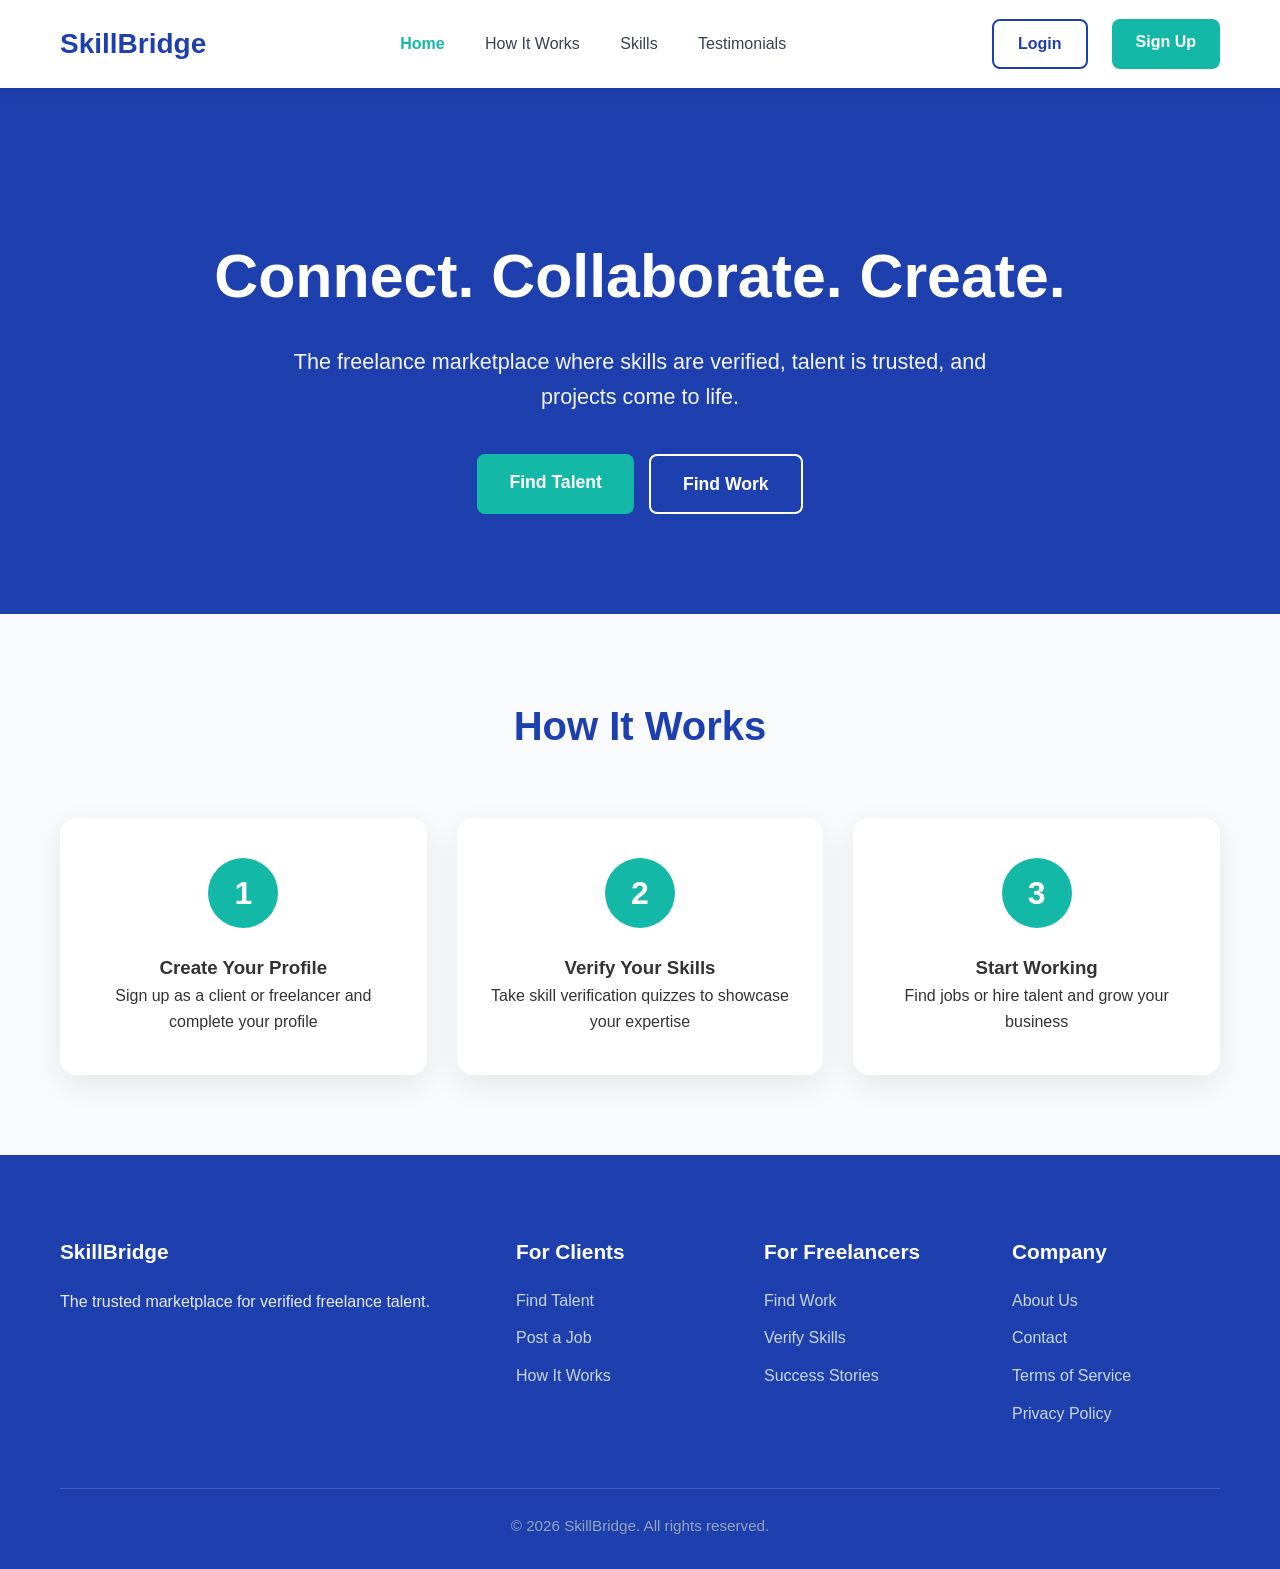
<file: index.html>
<!DOCTYPE html>
<html lang="en">

<head>
    <meta charset="UTF-8" />
    <meta name="viewport" content="width=device-width, initial-scale=1.0" />
    <title>SkillBridge - Connect. Collaborate. Create.</title>
    <link rel="stylesheet" href="style.css" />
</head>

<body>

    <!-- Updated Navbar -->
    <nav class="navbar">
        <div class="container">
            <a href="index.html" class="logo">SkillBridge</a>
            <div class="nav-links">
                <a href="index.html">Home</a>
                <a href="how-it-works.html">How It Works</a>
                <a href="skills.html">Skills</a>
                <a href="testimonials.html">Testimonials</a>
            </div>
            <div class="auth-buttons">
                <a href="login.html" class="login">Login</a>
                <a href="signup.html" class="signup">Sign Up</a>
            </div>
        </div>
    </nav>

    <!-- Hero Section -->
    <section class="hero">
        <div class="container">
            <h1>Connect. Collaborate. Create.</h1>
            <p>The freelance marketplace where skills are verified, talent is trusted, and projects come to life.</p>
            <div class="hero-buttons">
                <a href="#" class="btn btn-primary">Find Talent</a>
                <a href="#" class="btn btn-secondary">Find Work</a>
            </div>
        </div>
    </section>

    <!-- How It Works Teaser -->
    <section class="section">
        <div class="container">
            <h2 class="section-title">How It Works</h2>
            <div class="steps">
                <div class="step">
                    <div class="step-number">1</div>
                    <h3>Create Your Profile</h3>
                    <p>Sign up as a client or freelancer and complete your profile</p>
                </div>
                <div class="step">
                    <div class="step-number">2</div>
                    <h3>Verify Your Skills</h3>
                    <p>Take skill verification quizzes to showcase your expertise</p>
                </div>
                <div class="step">
                    <div class="step-number">3</div>
                    <h3>Start Working</h3>
                    <p>Find jobs or hire talent and grow your business</p>
                </div>
            </div>
        </div>
    </section>

    <!-- Footer -->
    <footer class="footer">
        <div class="container">
            <div class="footer-content">
                <div class="footer-col">
                    <h3>SkillBridge</h3>
                    <p>The trusted marketplace for verified freelance talent.</p>
                </div>
                <div class="footer-col">
                    <h3>For Clients</h3>
                    <a href="#">Find Talent</a>
                    <a href="#">Post a Job</a>
                    <a href="#">How It Works</a>
                </div>
                <div class="footer-col">
                    <h3>For Freelancers</h3>
                    <a href="#">Find Work</a>
                    <a href="#">Verify Skills</a>
                    <a href="#">Success Stories</a>
                </div>
                <div class="footer-col">
                    <h3>Company</h3>
                    <a href="#">About Us</a>
                    <a href="#">Contact</a>
                    <a href="#">Terms of Service</a>
                    <a href="#">Privacy Policy</a>
                </div>
            </div>
            <div class="footer-bottom">
                © 2026 SkillBridge. All rights reserved.
            </div>
        </div>
    </footer>

    <script src="script.js"></script>
</body>

</html>
</file>
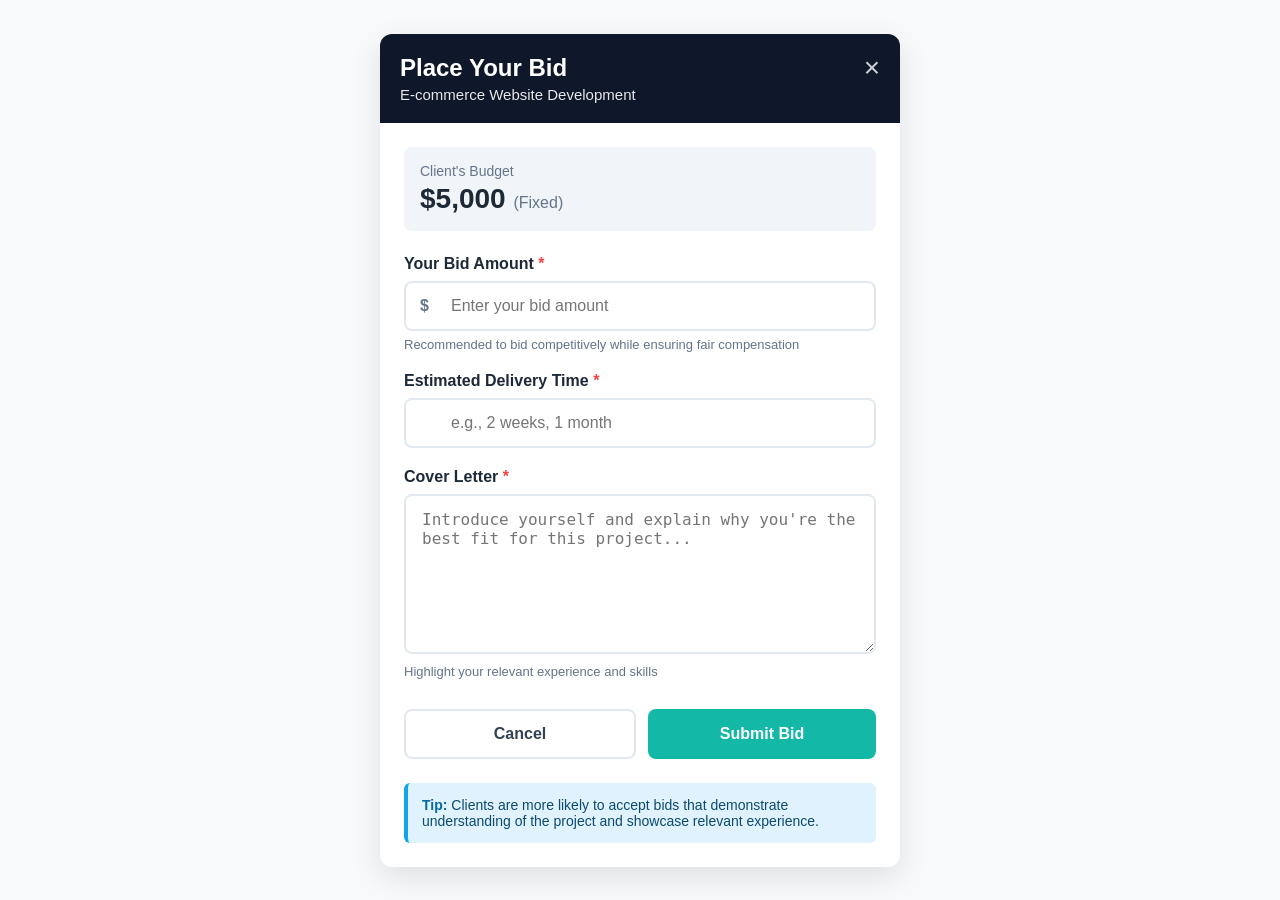
<file: bid-page.html>
<!DOCTYPE html>
<html lang="en">
<head>
  <meta charset="UTF-8">
  <meta name="viewport" content="width=device-width, initial-scale=1.0">
  <title>Place Your Bid</title>
  <style>
    * {
      margin: 0;
      padding: 0;
      box-sizing: border-box;
    }

    body {
      font-family: 'Segoe UI', Tahoma, Geneva, Verdana, sans-serif;
      background-color: #f8f9fa;
      display: flex;
      justify-content: center;
      align-items: center;
      min-height: 100vh;
      padding: 20px;
    }

    .bid-container {
      background: white;
      border-radius: 12px;
      box-shadow: 0 10px 30px rgba(0, 0, 0, 0.1);
      width: 100%;
      max-width: 520px;
      overflow: hidden;
    }

    .header {
      background: #0f172a;
      color: white;
      padding: 20px;
      position: relative;
    }

    .header h1 {
      font-size: 24px;
      margin-bottom: 4px;
    }

    .header p {
      opacity: 0.9;
      font-size: 15px;
    }

    .close-btn {
      position: absolute;
      top: 18px;
      right: 20px;
      font-size: 28px;
      cursor: pointer;
      opacity: 0.8;
    }

    .content {
      padding: 24px;
    }

    .budget-box {
      background: #f1f5f9;
      padding: 16px;
      border-radius: 8px;
      margin-bottom: 24px;
    }

    .budget-label {
      font-size: 14px;
      color: #64748b;
      margin-bottom: 4px;
    }

    .budget-amount {
      font-size: 28px;
      font-weight: bold;
      color: #1e2937;
    }

    .form-group {
      margin-bottom: 20px;
    }

    label {
      display: block;
      margin-bottom: 8px;
      font-weight: 600;
      color: #1e2937;
    }

    .required::after {
      content: " *";
      color: #ef4444;
    }

    .input-wrapper {
      position: relative;
    }

    .dollar-sign {
      position: absolute;
      left: 16px;
      top: 50%;
      transform: translateY(-50%);
      color: #64748b;
      font-weight: bold;
    }

    input, textarea {
      width: 100%;
      padding: 14px 16px 14px 45px;
      border: 2px solid #e2e8f0;
      border-radius: 8px;
      font-size: 16px;
      outline: none;
      transition: all 0.3s;
    }

    input:focus, textarea:focus {
      border-color: #14b8a6;
      box-shadow: 0 0 0 3px rgba(20, 184, 166, 0.1);
    }

    textarea {
      min-height: 160px;
      resize: vertical;
      padding: 14px 16px;
    }

    .hint {
      font-size: 13px;
      color: #64748b;
      margin-top: 6px;
    }

    .buttons {
      display: flex;
      gap: 12px;
      margin-top: 30px;
    }

    button {
      flex: 1;
      padding: 14px;
      border-radius: 8px;
      font-size: 16px;
      font-weight: 600;
      cursor: pointer;
      transition: all 0.3s;
    }

    .cancel-btn {
      background: white;
      color: #334155;
      border: 2px solid #e2e8f0;
    }

    .submit-btn {
      background: #14b8a6;
      color: white;
      border: none;
    }

    .submit-btn:hover {
      background: #0f766e;
    }

    .tip {
      background: #e0f2fe;
      border-left: 4px solid #0ea5e9;
      padding: 14px;
      border-radius: 6px;
      margin-top: 24px;
      font-size: 14px;
      color: #0c4a6e;
    }

    .tip strong {
      color: #0369a1;
    }
  </style>
</head>
<body>

  <div class="bid-container">
    <!-- Header -->
    <div class="header">
      <h1>Place Your Bid</h1>
      <p>E-commerce Website Development</p>
      <span class="close-btn" onclick="closeModal()">×</span>
    </div>

    <div class="content">
      <!-- Budget -->
      <div class="budget-box">
        <div class="budget-label">Client's Budget</div>
        <div class="budget-amount">$5,000 <span style="font-size:16px; font-weight:500; color:#64748b;">(Fixed)</span></div>
      </div>

      <!-- Bid Amount -->
      <div class="form-group">
        <label class="required">Your Bid Amount</label>
        <div class="input-wrapper">
          <span class="dollar-sign">$</span>
          <input type="number" id="bidAmount" placeholder="Enter your bid amount" required>
        </div>
        <div class="hint">Recommended to bid competitively while ensuring fair compensation</div>
      </div>

      <!-- Delivery Time -->
      <div class="form-group">
        <label class="required">Estimated Delivery Time</label>
        <input type="text" id="deliveryTime" placeholder="e.g., 2 weeks, 1 month" required>
      </div>

      <!-- Cover Letter -->
      <div class="form-group">
        <label class="required">Cover Letter</label>
        <textarea id="coverLetter" placeholder="Introduce yourself and explain why you're the best fit for this project..."></textarea>
        <div class="hint">Highlight your relevant experience and skills</div>
      </div>

      <!-- Buttons -->
      <div class="buttons">
        <button class="cancel-btn" onclick="window.location.href='Job_Details1.html'">Cancel</button>
        <button class="submit-btn" onclick="submitBid()">Submit Bid</button>
      </div>

      <!-- Tip -->
      <div class="tip">
        <strong>Tip:</strong> Clients are more likely to accept bids that demonstrate understanding of the project and showcase relevant experience.
      </div>
    </div>
  </div>

  <script>
    function closeModal() {
      alert("Modal Closed! (In real project, this will close the popup)");
      // window.close(); or hide modal
    }

    function submitBid() {
      const bidAmount = document.getElementById('bidAmount').value;
      const deliveryTime = document.getElementById('deliveryTime').value;
      const coverLetter = document.getElementById('coverLetter').value;

      if (!bidAmount || !deliveryTime || !coverLetter) {
        alert("Please fill in all required fields!");
        return;
      }

      alert(`✅ Bid Submitted Successfully!\n\nBid Amount: $${bidAmount}\nDelivery Time: ${deliveryTime}`);
      // Here you can send data to backend using fetch()
    }

    // Bonus: Auto format bid amount with comma
    document.getElementById('bidAmount').addEventListener('input', function(e) {
      let value = e.target.value.replace(/[^0-9.]/g, '');
      e.target.value = value;
    });
  </script>

</body>
</html>
</file>
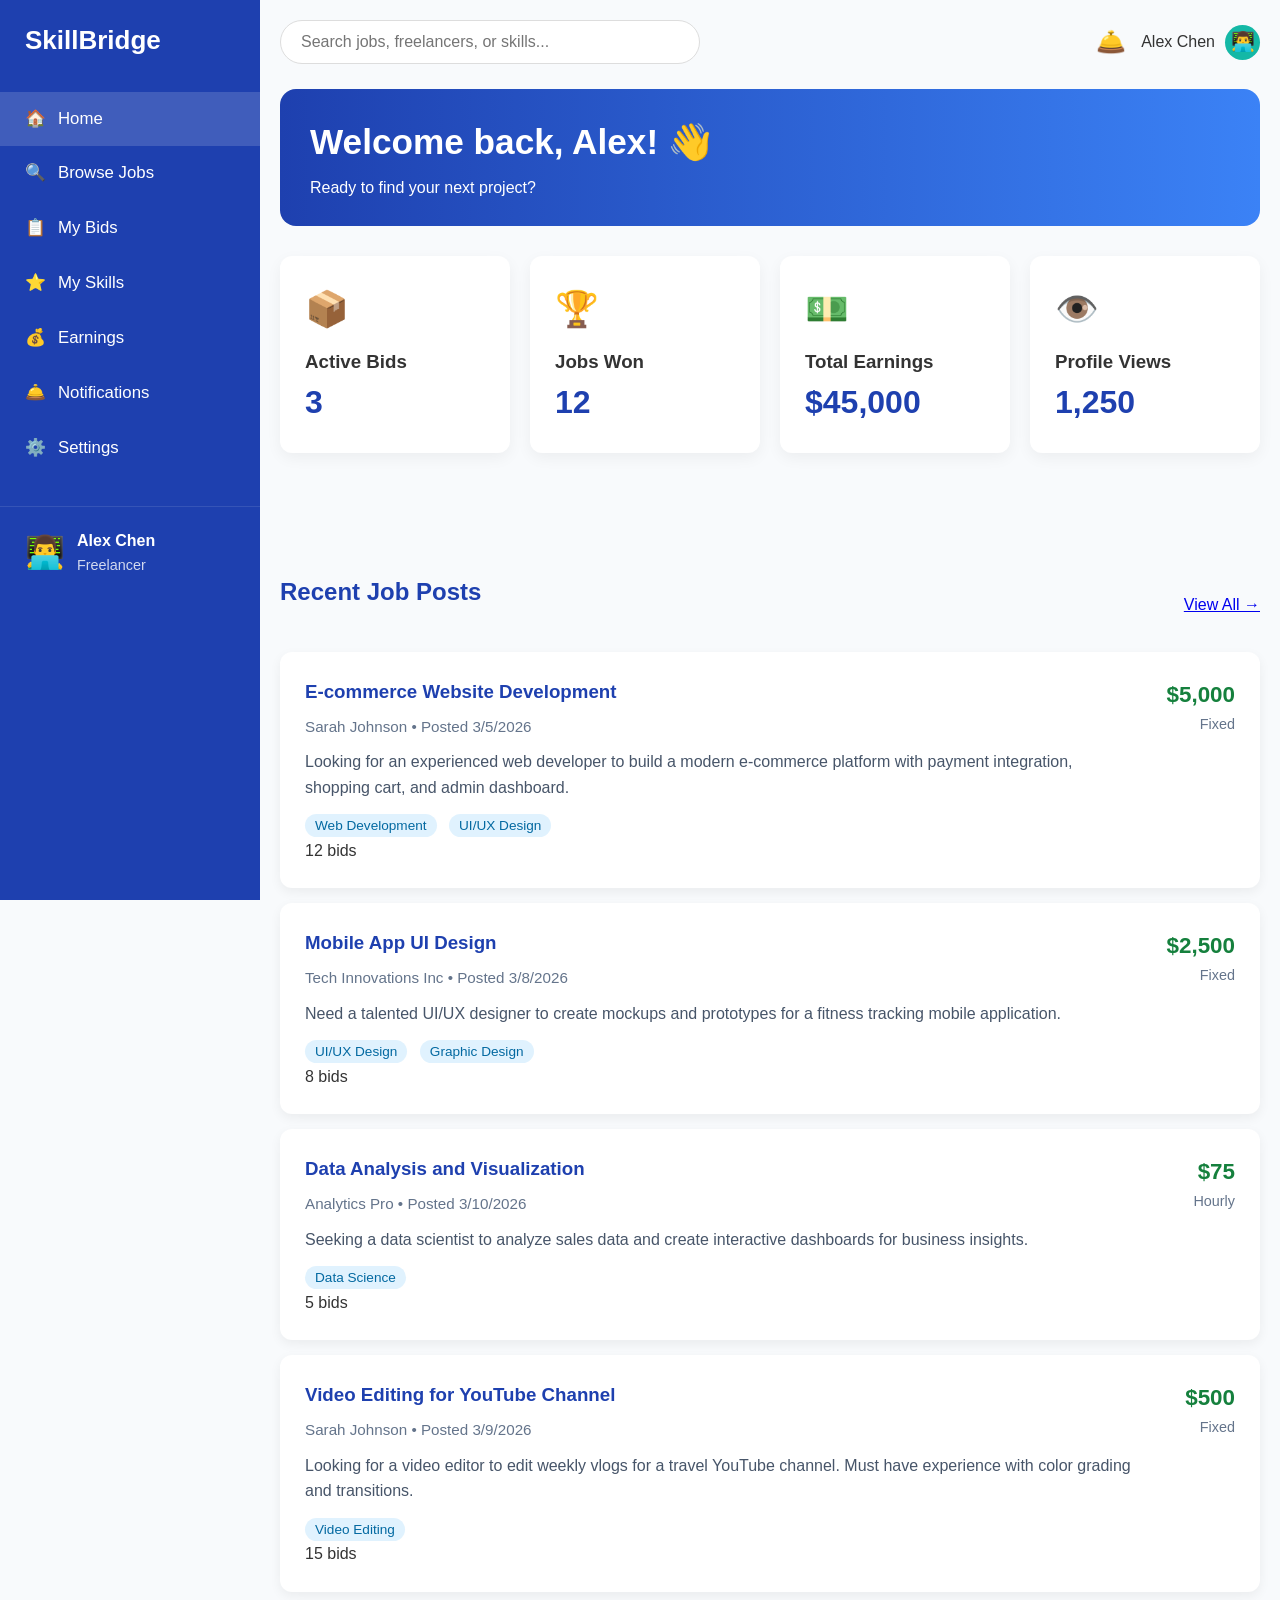
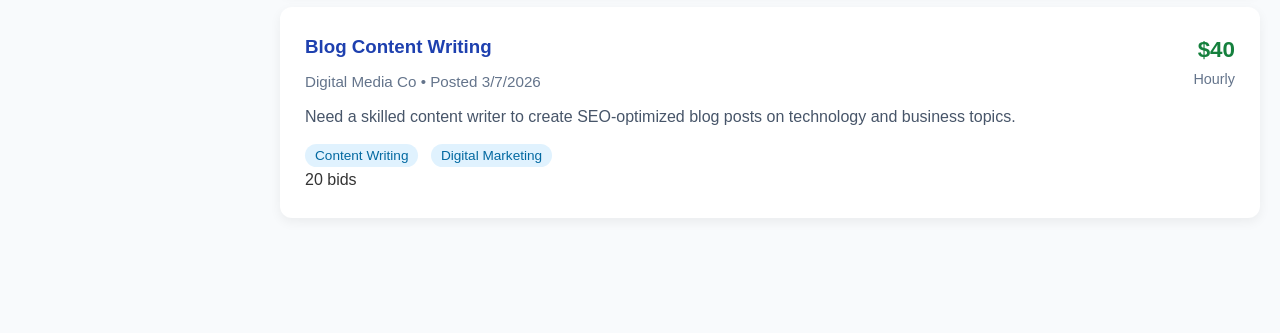
<file: dashboard.html>
<!DOCTYPE html>
<html lang="en">

<head>
    <meta charset="UTF-8" />
    <meta name="viewport" content="width=device-width, initial-scale=1.0" />
    <title>Dashboard - SkillBridge</title>
    <link rel="stylesheet" href="style.css" />
</head>

<body>

    <div class="dashboard-container">

        <!-- Sidebar -->
        <aside class="sidebar">
            <div class="logo-sidebar">SkillBridge</div>

            <nav class="sidebar-nav">
                <a href="#" class="nav-item active">
                    <span>🏠</span> Home
                </a>
                <a href="#" class="nav-item">
                    <span>🔍</span> Browse Jobs
                </a>
                <a href="#" class="nav-item">
                    <span>📋</span> My Bids
                </a>
                <a href="#" class="nav-item">
                    <span>⭐</span> My Skills
                </a>
                <a href="#" class="nav-item">
                    <span>💰</span> Earnings
                </a>
                <a href="#" class="nav-item">
                    <span>🛎️</span> Notifications
                </a>
                <a href="settings.html" class="nav-item">
                    <span>⚙️</span> Settings
                </a>
            </nav>

            <div class="sidebar-footer">
                <div class="user-info" onclick="window.location.href='profile.html'" style="cursor: pointer">
                    <div class="user-avatar">👨‍💻</div>
                    <div>
                        <p class="user-name">Alex Chen</p>
                        <p class="user-role">Freelancer</p>
                    </div>
                </div>
            </div>
        </aside>

        <!-- Main Content -->
        <main class="main-content">

            <!-- Top Bar -->
            <header class="top-bar">
                <div class="search-bar">
                    <input type="text" placeholder="Search jobs, freelancers, or skills..." />
                </div>
                <div class="top-right">
                    <button class="icon-btn">🛎️</button>

                    <!-- Profile Dropdown -->
                    <div class="profile-dropdown">
                        <div class="user-profile" onclick="toggleDropdown()">
                            <span class="user-name-top">Alex Chen</span>
                            <div class="avatar-small">👨‍💻</div>
                        </div>
                        <div id="dropdownMenu" class="dropdown-menu">
                            <a href="profile.html"><span>👤</span> My Profile</a>
                            <a href="settings.html"><span>⚙️</span> Settings</a>
                            <a href="index.html" onclick="logout()" style="color: #ef4444"><span>➡️</span> Logout</a>
                        </div>
                    </div>
                </div>
            </header>

            <!-- Welcome Banner -->
            <div class="welcome-banner">
                <h1>Welcome back, Alex! 👋</h1>
                <p>Ready to find your next project?</p>
            </div>

            <!-- Stats Cards -->
            <div class="stats-grid">
                <div class="stat-card">
                    <div class="stat-icon">📦</div>
                    <h3>Active Bids</h3>
                    <p class="stat-number">3</p>
                </div>
                <div class="stat-card">
                    <div class="stat-icon">🏆</div>
                    <h3>Jobs Won</h3>
                    <p class="stat-number">12</p>
                </div>
                <div class="stat-card">
                    <div class="stat-icon">💵</div>
                    <h3>Total Earnings</h3>
                    <p class="stat-number">$45,000</p>
                </div>
                <div class="stat-card">
                    <div class="stat-icon">👁️</div>
                    <h3>Profile Views</h3>
                    <p class="stat-number">1,250</p>
                </div>
            </div>

            <!-- Recent Job Posts -->
            <div class="section">
                <div class="section-header">
                    <h2>Recent Job Posts</h2>
                    <a href="#" class="view-all">View All →</a>
                </div>

                <div class="job-list">

                    <!-- Job 1: E-commerce -->
                    <div class="job-card">
                        <div class="job-info">
                            <h3>E-commerce Website Development</h3>
                            <p class="client">Sarah Johnson • Posted 3/5/2026</p>
                            <p class="description">Looking for an experienced web developer to build a modern e-commerce
                                platform with payment integration, shopping cart, and admin dashboard.</p>
                            <div class="tags">
                                <span class="tag">Web Development</span>
                                <span class="tag">UI/UX Design</span>
                            </div>
                            <p class="bids">12 bids</p>
                        </div>
                        <div class="job-price">
                            <p class="price">$5,000</p>
                            <p class="price-type">Fixed</p>
                        </div>
                    </div>

                    <!-- Job 2: Mobile App UI Design -->
                    <div class="job-card">
                        <div class="job-info">
                            <h3>Mobile App UI Design</h3>
                            <p class="client">Tech Innovations Inc • Posted 3/8/2026</p>
                            <p class="description">Need a talented UI/UX designer to create mockups and prototypes for a
                                fitness tracking mobile application.</p>
                            <div class="tags">
                                <span class="tag">UI/UX Design</span>
                                <span class="tag">Graphic Design</span>
                            </div>
                            <p class="bids">8 bids</p>
                        </div>
                        <div class="job-price">
                            <p class="price">$2,500</p>
                            <p class="price-type">Fixed</p>
                        </div>
                    </div>

                    <!-- Job 3: Data Analysis -->
                    <div class="job-card">
                        <div class="job-info">
                            <h3>Data Analysis and Visualization</h3>
                            <p class="client">Analytics Pro • Posted 3/10/2026</p>
                            <p class="description">Seeking a data scientist to analyze sales data and create interactive
                                dashboards for business insights.</p>
                            <div class="tags">
                                <span class="tag">Data Science</span>
                            </div>
                            <p class="bids">5 bids</p>
                        </div>
                        <div class="job-price">
                            <p class="price">$75</p>
                            <p class="price-type">Hourly</p>
                        </div>
                    </div>

                    <!-- Job 4: Video Editing -->
                    <div class="job-card">
                        <div class="job-info">
                            <h3>Video Editing for YouTube Channel</h3>
                            <p class="client">Sarah Johnson • Posted 3/9/2026</p>
                            <p class="description">Looking for a video editor to edit weekly vlogs for a travel YouTube
                                channel. Must have experience with color grading and transitions.</p>
                            <div class="tags">
                                <span class="tag">Video Editing</span>
                            </div>
                            <p class="bids">15 bids</p>
                        </div>
                        <div class="job-price">
                            <p class="price">$500</p>
                            <p class="price-type">Fixed</p>
                        </div>
                    </div>

                    <!-- Job 5: Blog Content Writing -->
                    <div class="job-card">
                        <div class="job-info">
                            <h3>Blog Content Writing</h3>
                            <p class="client">Digital Media Co • Posted 3/7/2026</p>
                            <p class="description">Need a skilled content writer to create SEO-optimized blog posts on
                                technology and business topics.</p>
                            <div class="tags">
                                <span class="tag">Content Writing</span>
                                <span class="tag">Digital Marketing</span>
                            </div>
                            <p class="bids">20 bids</p>
                        </div>
                        <div class="job-price">
                            <p class="price">$40</p>
                            <p class="price-type">Hourly</p>
                        </div>
                    </div>

                </div>
            </div>

        </main>
    </div>

    <script src="script.js"></script>
</body>

</html>
</file>
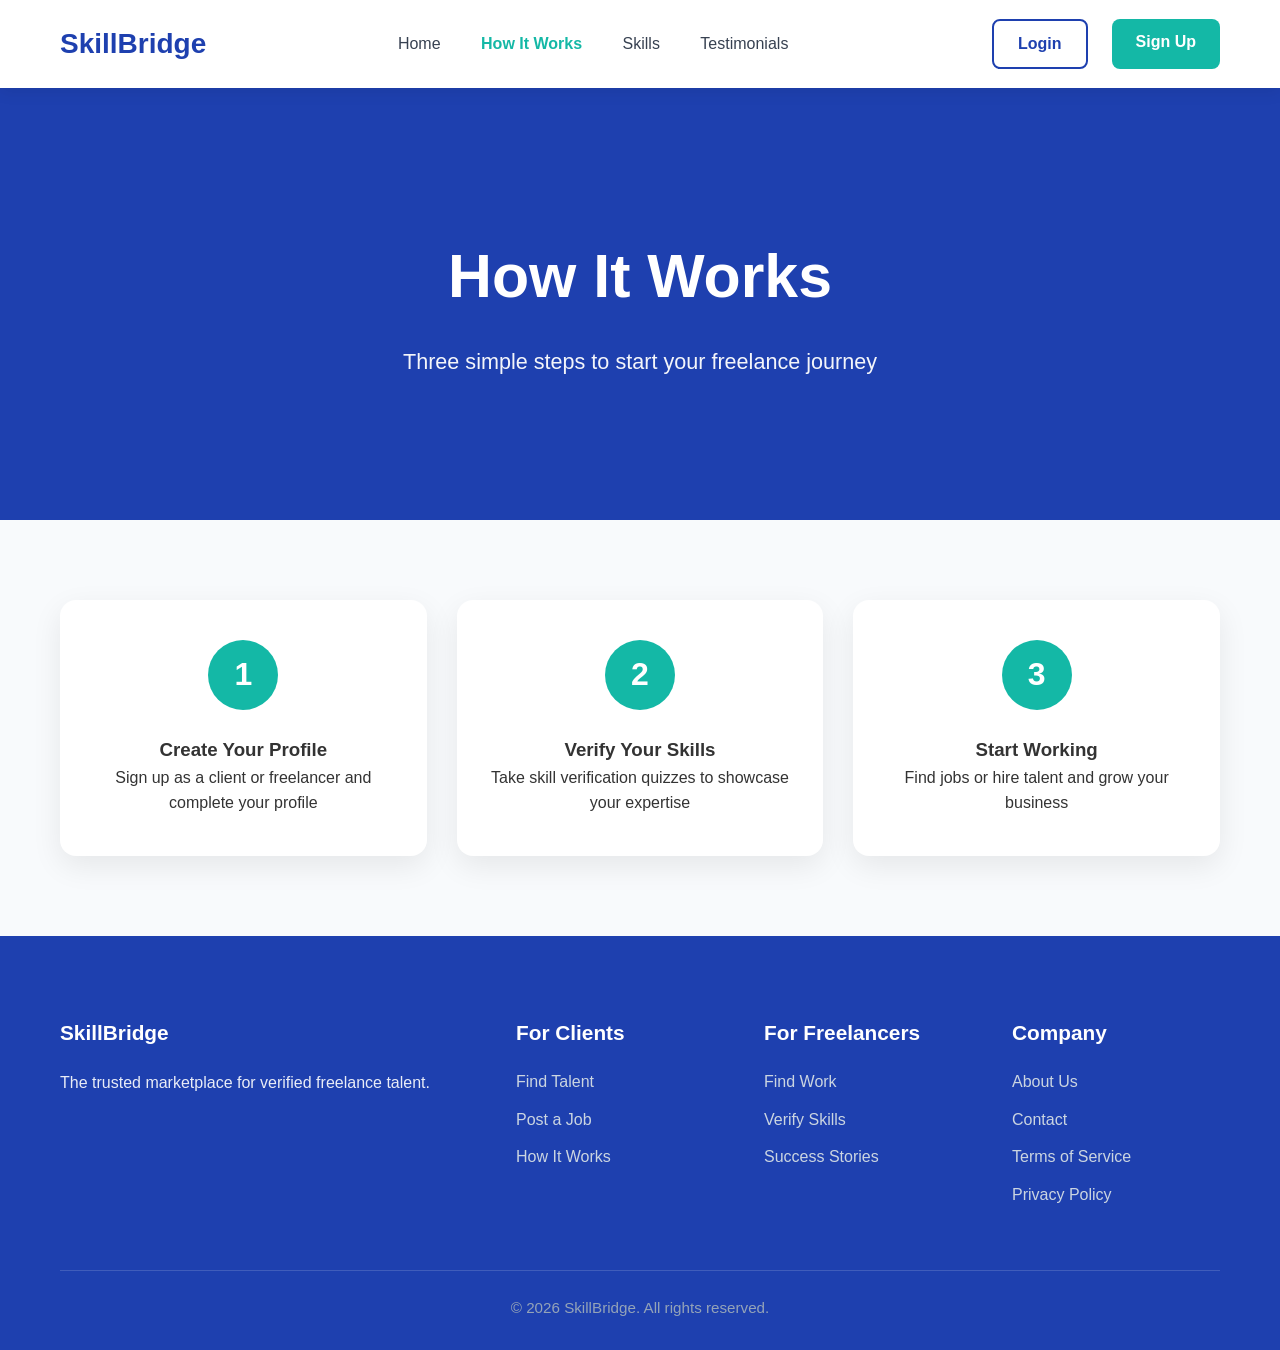
<file: how-it-works.html>
<!DOCTYPE html>
<html lang="en">

<head>
  <meta charset="UTF-8" />
  <meta name="viewport" content="width=device-width, initial-scale=1.0" />
  <title>How It Works - SkillBridge</title>
  <link rel="stylesheet" href="style.css" />
</head>

<body>

  <!-- Updated Navbar -->
  <nav class="navbar">
    <div class="container">
      <a href="index.html" class="logo">SkillBridge</a>
      <div class="nav-links">
        <a href="index.html">Home</a>
        <a href="how-it-works.html">How It Works</a>
        <a href="skills.html">Skills</a>
        <a href="testimonials.html">Testimonials</a>
      </div>
      <div class="auth-buttons">
        <a href="login.html" class="login">Login</a>
        <a href="signup.html" class="signup">Sign Up</a>
      </div>
    </div>
  </nav>

  <section class="hero">
    <div class="container">
      <h1>How It Works</h1>
      <p>Three simple steps to start your freelance journey</p>
    </div>
  </section>

  <section class="section">
    <div class="container">
      <div class="steps">
        <div class="step">
          <div class="step-number">1</div>
          <h3>Create Your Profile</h3>
          <p>Sign up as a client or freelancer and complete your profile</p>
        </div>
        <div class="step">
          <div class="step-number">2</div>
          <h3>Verify Your Skills</h3>
          <p>Take skill verification quizzes to showcase your expertise</p>
        </div>
        <div class="step">
          <div class="step-number">3</div>
          <h3>Start Working</h3>
          <p>Find jobs or hire talent and grow your business</p>
        </div>
      </div>
    </div>
  </section>

  <!-- Footer -->
  <footer class="footer">
    <div class="container">
      <div class="footer-content">
        <div class="footer-col">
          <h3>SkillBridge</h3>
          <p>The trusted marketplace for verified freelance talent.</p>
        </div>
        <div class="footer-col">
          <h3>For Clients</h3>
          <a href="#">Find Talent</a>
          <a href="#">Post a Job</a>
          <a href="#">How It Works</a>
        </div>
        <div class="footer-col">
          <h3>For Freelancers</h3>
          <a href="#">Find Work</a>
          <a href="#">Verify Skills</a>
          <a href="#">Success Stories</a>
        </div>
        <div class="footer-col">
          <h3>Company</h3>
          <a href="#">About Us</a>
          <a href="#">Contact</a>
          <a href="#">Terms of Service</a>
          <a href="#">Privacy Policy</a>
        </div>
      </div>
      <div class="footer-bottom">
        © 2026 SkillBridge. All rights reserved.
      </div>
    </div>
  </footer>

  <script src="script.js"></script>
</body>

</html>
</file>
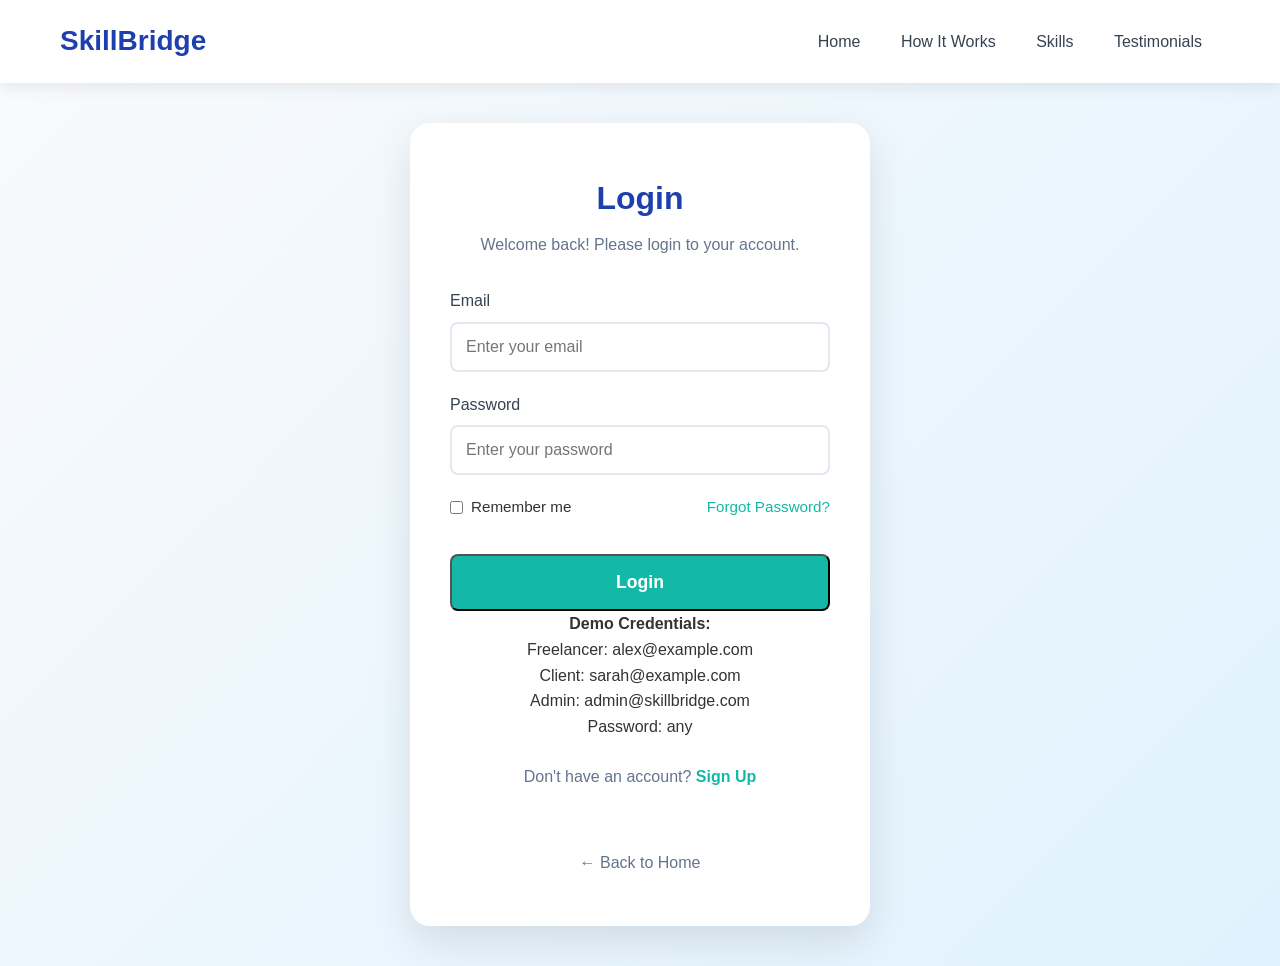
<file: login.html>
<!DOCTYPE html>
<html lang="en">
<head>
  <meta charset="UTF-8" />
  <meta name="viewport" content="width=device-width, initial-scale=1.0"/>
  <title>Login - SkillBridge</title>
  <link rel="stylesheet" href="style.css" />
</head>
<body>

  <!-- Navbar -->
  <nav class="navbar">
    <div class="container">
      <a href="index.html" class="logo">SkillBridge</a>
      <div class="nav-links">
        <a href="index.html">Home</a>
        <a href="how-it-works.html">How It Works</a>
        <a href="skills.html">Skills</a>
        <a href="testimonials.html">Testimonials</a>
      </div>
    </div>
  </nav>

  <div class="auth-container">
    <div class="auth-card">
      <h2>Login</h2>
      <p>Welcome back! Please login to your account.</p>

      <form id="loginForm">
        <div class="form-group">
          <label>Email</label>
          <input type="email" id="email" placeholder="Enter your email" required />
        </div>

        <div class="form-group">
          <label>Password</label>
          <input type="password" id="password" placeholder="Enter your password" required />
        </div>

        <div class="form-options">
          <label class="checkbox">
            <input type="checkbox" id="remember" />
            Remember me
          </label>
          <a href="#" class="forgot-link">Forgot Password?</a>
        </div>

        <button type="submit" class="btn btn-primary login-btn">Login</button>
      </form>

      <div class="demo-credentials">
        <strong>Demo Credentials:</strong><br>
        Freelancer: alex@example.com<br>
        Client: sarah@example.com<br>
        Admin: admin@skillbridge.com<br>
        Password: any
      </div>

      <p class="switch-auth">
        Don't have an account? 
        <a href="signup.html" class="signup-link">Sign Up</a>
      </p>

      <a href="index.html" class="back-home">← Back to Home</a>
    </div>
  </div>

  <script src="script.js"></script>
</body>
</html>
</file>
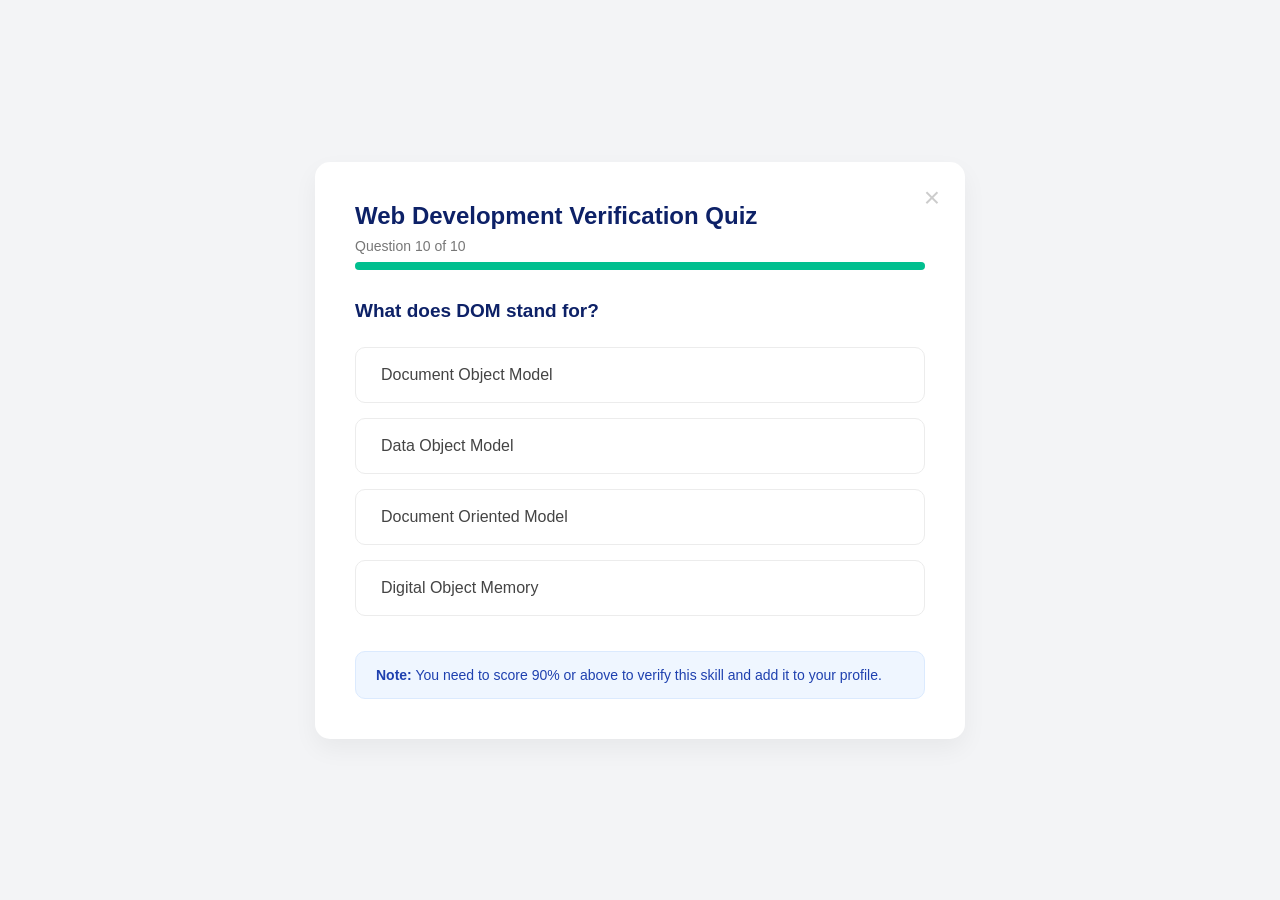
<file: Mobile app 10.html>
<!DOCTYPE html>
<html lang="en">

<head>
    <meta charset="UTF-8">
    <meta name="viewport" content="width=device-width, initial-scale=1.0">
    <title>Quiz Page - Question 2</title>
    <style>
        * {
            box-sizing: border-box;
            font-family: 'Segoe UI', Arial, sans-serif;
        }

        body {
            background-color: #f3f4f6;
            display: flex;
            justify-content: center;
            align-items: center;
            height: 100vh;
            margin: 0;
        }

        .quiz-container {
            background-color: #ffffff;
            width: 650px;
            padding: 40px;
            border-radius: 15px;
            box-shadow: 0 10px 25px rgba(0, 0, 0, 0.05);
            position: relative;
        }

        .close-btn {
            position: absolute;
            right: 25px;
            top: 20px;
            font-size: 28px;
            color: #ccc;
            cursor: pointer;
        }

        .quiz-title {
            color: #0d2167;
            margin: 0;
            font-size: 24px;
        }

        .question-count {
            color: #777;
            font-size: 14px;
            margin: 8px 0;
        }

        .progress-container {
            background-color: #e5e7eb;
            height: 8px;
            border-radius: 10px;
            margin-bottom: 30px;
        }

        .progress-bar {
            background-color: #00bf8f;
            height: 100%;
            border-radius: 10px;
            transition: width 0.3s ease-in-out;
        }

        .question-text {
            font-size: 19px;
            color: #0d2167;
            margin-bottom: 25px;
        }

        .options-group {
            display: flex;
            flex-direction: column;
            gap: 15px;
        }

        .option {
            border: 1.5px solid #ececec;
            padding: 18px 25px;
            border-radius: 10px;
            cursor: pointer;
            font-size: 16px;
            color: #444;
            transition: 0.2s;
        }

        .option:hover {
            background-color: #fcfcfc;
            border-color: #d1d1d1;
        }

        .option.selected {
            border-color: #00bf8f;
            background-color: #f0fdfa;
        }

        .note-box {
            margin-top: 35px;
            background-color: #eff6ff;
            border: 1px solid #dbeafe;
            color: #1e40af;
            padding: 15px 20px;
            border-radius: 10px;
            font-size: 14px;
        }
    </style>
</head>

<body>

    <div class="quiz-container">
        <span class="close-btn">&times;</span>

        <h2 class="quiz-title">Web Development Verification Quiz</h2>
        <p class="question-count">Question 10 of 10</p>

        <div class="progress-container">
            <div class="progress-bar" style="width: 100%;"></div>
        </div>

        <h3 class="question-text">What does DOM stand for?</h3>

        <div class="options-group">
            <div class="option" onclick="window.location.href='result.html'">Document Object Model</div>
            <div class="option" onclick="window.location.href='result.html'">Data Object Model</div>
            <div class="option" onclick="window.location.href='result.html'">Document Oriented Model</div>
            <div class="option" onclick="window.location.href='result.html'">Digital Object Memory</div>
        </div>

        <div class="note-box">
            <strong>Note:</strong> You need to score 90% or above to verify this skill and add it to your profile.
        </div>
    </div>

    <script>
        function selectOption(element) {
            // Shob option theke selection muche fela
            const allOptions = document.querySelectorAll('.option');
            allOptions.forEach(opt => opt.classList.remove('selected'));

            // Click kora option-ti select kora
            element.classList.add('selected');
        }
    </script>
</body>

</html>
</file>
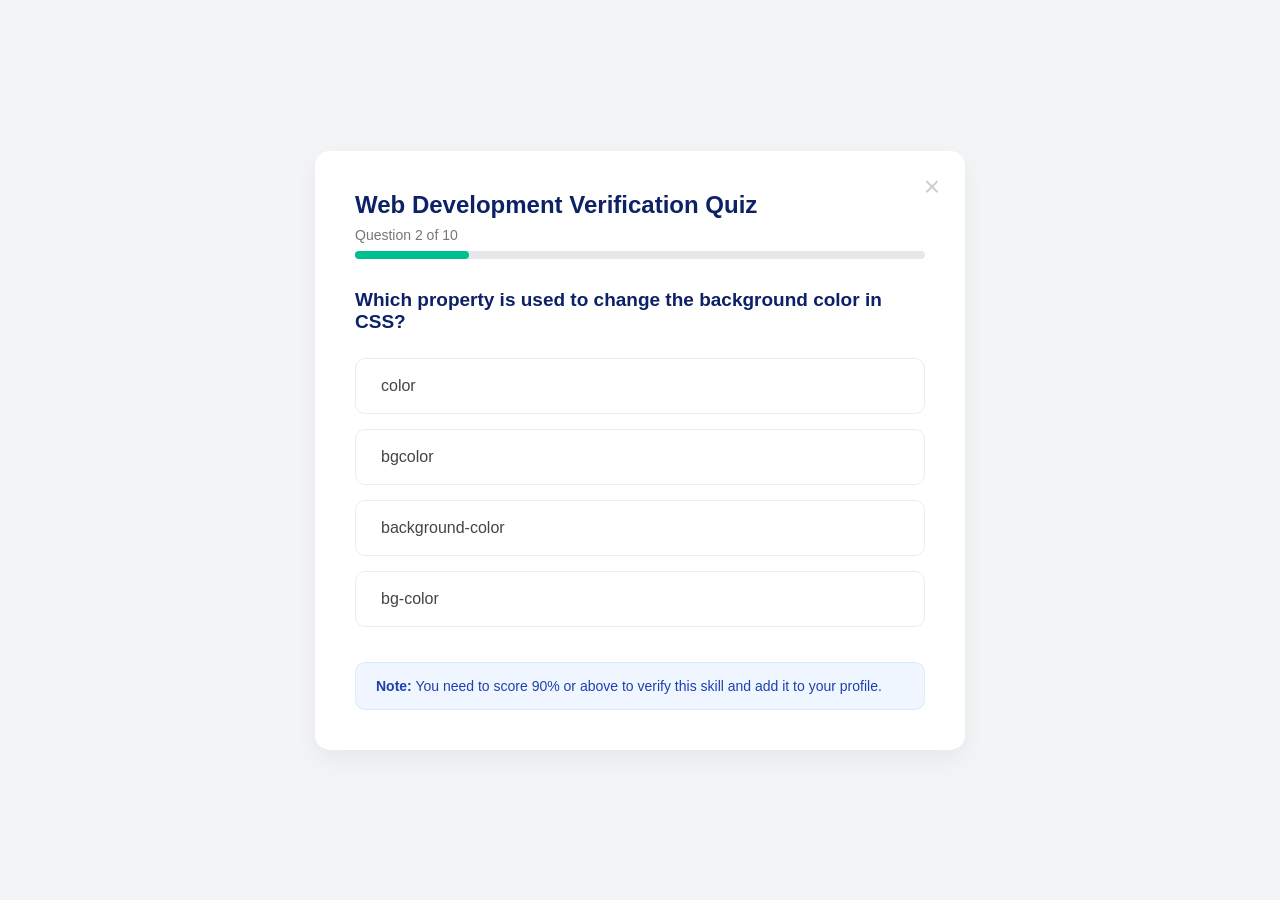
<file: Mobile app 2.html>
<!DOCTYPE html>
<html lang="en">

<head>
    <meta charset="UTF-8">
    <meta name="viewport" content="width=device-width, initial-scale=1.0">
    <title>Quiz Page - Question 2</title>
    <style>
        * {
            box-sizing: border-box;
            font-family: 'Segoe UI', Arial, sans-serif;
        }

        body {
            background-color: #f3f4f6;
            display: flex;
            justify-content: center;
            align-items: center;
            height: 100vh;
            margin: 0;
        }

        .quiz-container {
            background-color: #ffffff;
            width: 650px;
            padding: 40px;
            border-radius: 15px;
            box-shadow: 0 10px 25px rgba(0, 0, 0, 0.05);
            position: relative;
        }

        .close-btn {
            position: absolute;
            right: 25px;
            top: 20px;
            font-size: 28px;
            color: #ccc;
            cursor: pointer;
        }

        .quiz-title {
            color: #0d2167;
            margin: 0;
            font-size: 24px;
        }

        .question-count {
            color: #777;
            font-size: 14px;
            margin: 8px 0;
        }

        .progress-container {
            background-color: #e5e7eb;
            height: 8px;
            border-radius: 10px;
            margin-bottom: 30px;
        }

        .progress-bar {
            background-color: #00bf8f;
            height: 100%;
            border-radius: 10px;
            transition: width 0.3s ease-in-out;
        }

        .question-text {
            font-size: 19px;
            color: #0d2167;
            margin-bottom: 25px;
        }

        .options-group {
            display: flex;
            flex-direction: column;
            gap: 15px;
        }

        .option {
            border: 1.5px solid #ececec;
            padding: 18px 25px;
            border-radius: 10px;
            cursor: pointer;
            font-size: 16px;
            color: #444;
            transition: 0.2s;
        }

        .option:hover {
            background-color: #fcfcfc;
            border-color: #d1d1d1;
        }

        .option.selected {
            border-color: #00bf8f;
            background-color: #f0fdfa;
        }

        .note-box {
            margin-top: 35px;
            background-color: #eff6ff;
            border: 1px solid #dbeafe;
            color: #1e40af;
            padding: 15px 20px;
            border-radius: 10px;
            font-size: 14px;
        }
    </style>
</head>

<body>

    <div class="quiz-container">
        <span class="close-btn">&times;</span>

        <h2 class="quiz-title">Web Development Verification Quiz</h2>
        <p class="question-count">Question 2 of 10</p>

        <div class="progress-container">
            <div class="progress-bar" style="width: 20%;"></div>
        </div>

        <h3 class="question-text">Which property is used to change the background color in CSS?</h3>

        <div class="options-group">
            <div class="option" onclick="window.location.href='Mobile app 3.html'">color</div>
            <div class="option" onclick="window.location.href='Mobile app 3.html'">bgcolor</div>
            <div class="option" onclick="window.location.href='Mobile app 3.html'">background-color</div>
            <div class="option" onclick="window.location.href='Mobile app 3.html'">bg-color</div>
        </div>

        <div class="note-box">
            <strong>Note:</strong> You need to score 90% or above to verify this skill and add it to your profile.
        </div>
    </div>

    <script>
        function selectOption(element) {
            // Shob option theke selection muche fela
            const allOptions = document.querySelectorAll('.option');
            allOptions.forEach(opt => opt.classList.remove('selected'));

            // Click kora option-ti select kora
            element.classList.add('selected');
        }
    </script>
</body>

</html>
</file>
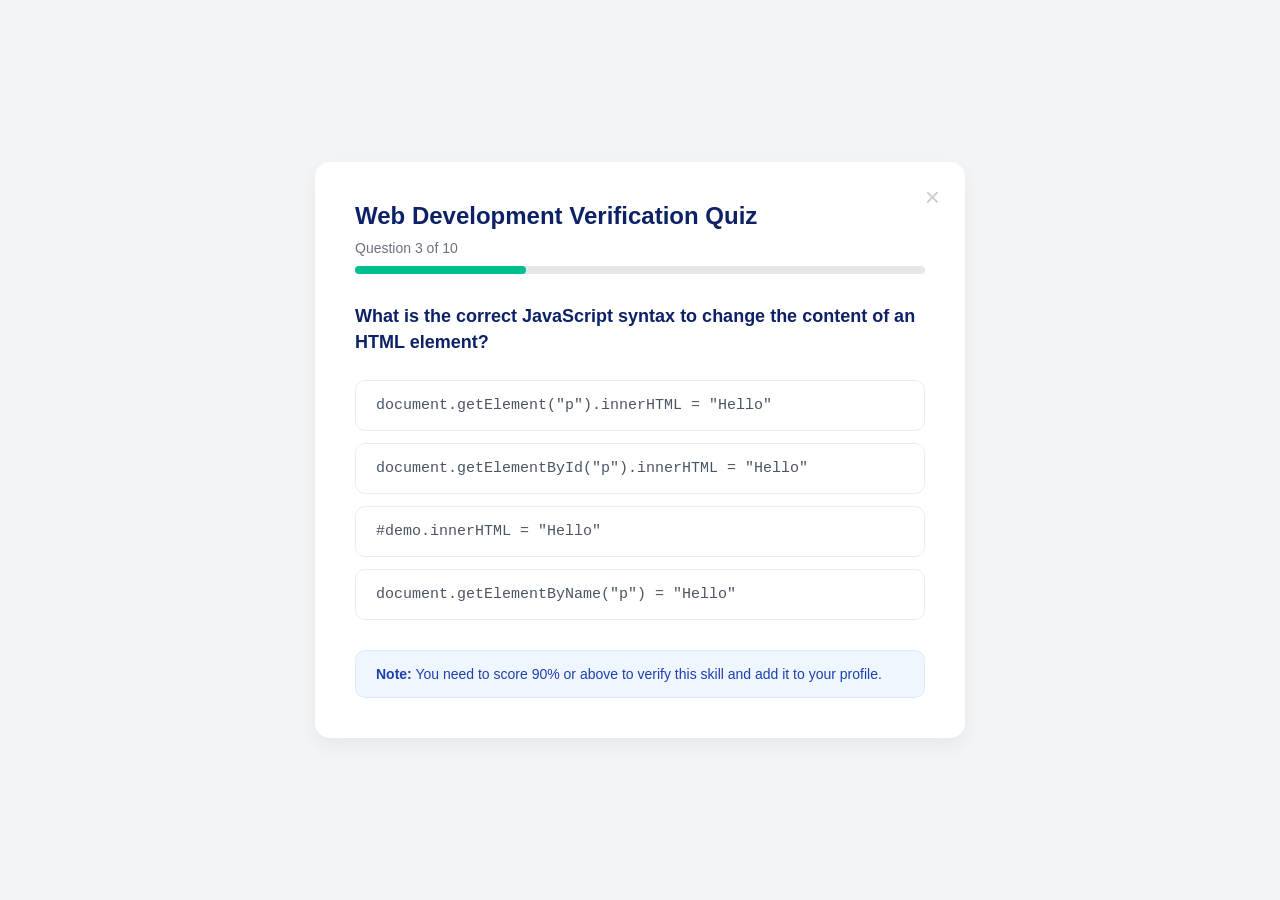
<file: Mobile app 3.html>
<!DOCTYPE html>
<html lang="en">

<head>
    <meta charset="UTF-8">
    <meta name="viewport" content="width=device-width, initial-scale=1.0">
    <title>Quiz Page - Question 3</title>
    <style>
        * {
            box-sizing: border-box;
            font-family: 'Segoe UI', Tahoma, sans-serif;
        }

        body {
            background-color: #f3f4f6;
            display: flex;
            justify-content: center;
            align-items: center;
            height: 100vh;
            margin: 0;
        }

        .quiz-container {
            background-color: #ffffff;
            width: 650px;
            padding: 40px;
            border-radius: 15px;
            box-shadow: 0 8px 20px rgba(0, 0, 0, 0.05);
            position: relative;
        }

        .close-btn {
            position: absolute;
            right: 25px;
            top: 20px;
            font-size: 26px;
            color: #ccc;
            cursor: pointer;
        }

        .quiz-title {
            color: #0d2167;
            margin: 0;
            font-size: 24px;
        }

        .question-count {
            color: #6b7280;
            font-size: 14px;
            margin: 10px 0;
        }

        .progress-container {
            background-color: #e5e7eb;
            height: 8px;
            border-radius: 10px;
            margin-bottom: 30px;
        }

        .progress-bar {
            background-color: #00bf8f;
            height: 100%;
            border-radius: 10px;
            transition: width 0.4s ease;
        }

        .question-text {
            font-size: 18px;
            color: #0d2167;
            line-height: 1.4;
            margin-bottom: 25px;
        }

        .options-group {
            display: flex;
            flex-direction: column;
            gap: 12px;
        }

        .option {
            border: 1.5px solid #ececec;
            padding: 16px 20px;
            border-radius: 10px;
            cursor: pointer;
            font-family: 'Courier New', Courier, monospace;
            /* Code look dewar jonno */
            font-size: 15px;
            color: #4b5563;
            transition: 0.2s;
        }

        .option:hover {
            background-color: #f9fafb;
            border-color: #d1d5db;
        }

        .option.selected {
            border-color: #00bf8f;
            background-color: #f0fdf4;
            color: #065f46;
        }

        .note-box {
            margin-top: 30px;
            background-color: #eff6ff;
            border: 1px solid #dbeafe;
            color: #1e40af;
            padding: 15px 20px;
            border-radius: 10px;
            font-size: 14px;
        }
    </style>
</head>

<body>

    <div class="quiz-container">
        <span class="close-btn">&times;</span>

        <h2 class="quiz-title">Web Development Verification Quiz</h2>
        <p class="question-count">Question 3 of 10</p>

        <div class="progress-container">
            <div class="progress-bar" style="width: 30%;"></div>
        </div>

        <h3 class="question-text">What is the correct JavaScript syntax to change the content of an HTML element?</h3>

        <div class="options-group">
            <div class="option" onclick="window.location.href='Mobile app 4.html'">document.getElement("p").innerHTML = "Hello"</div>
            <div class="option" onclick="window.location.href='Mobile app 4.html'">document.getElementById("p").innerHTML = "Hello"</div>
            <div class="option" onclick="window.location.href='Mobile app 4.html'">#demo.innerHTML = "Hello"</div>
            <div class="option" onclick="window.location.href='Mobile app 4.html'">document.getElementByName("p") = "Hello"</div>
        </div>

        <div class="note-box">
            <strong>Note:</strong> You need to score 90% or above to verify this skill and add it to your profile.
        </div>
    </div>

    <script>
        function selectOption(element) {
            // Agere selected thaka option remove kora
            const allOptions = document.querySelectorAll('.option');
            allOptions.forEach(opt => opt.classList.remove('selected'));

            // Notun option select kora
            element.classList.add('selected');
        }
    </script>
</body>

</html>
</file>
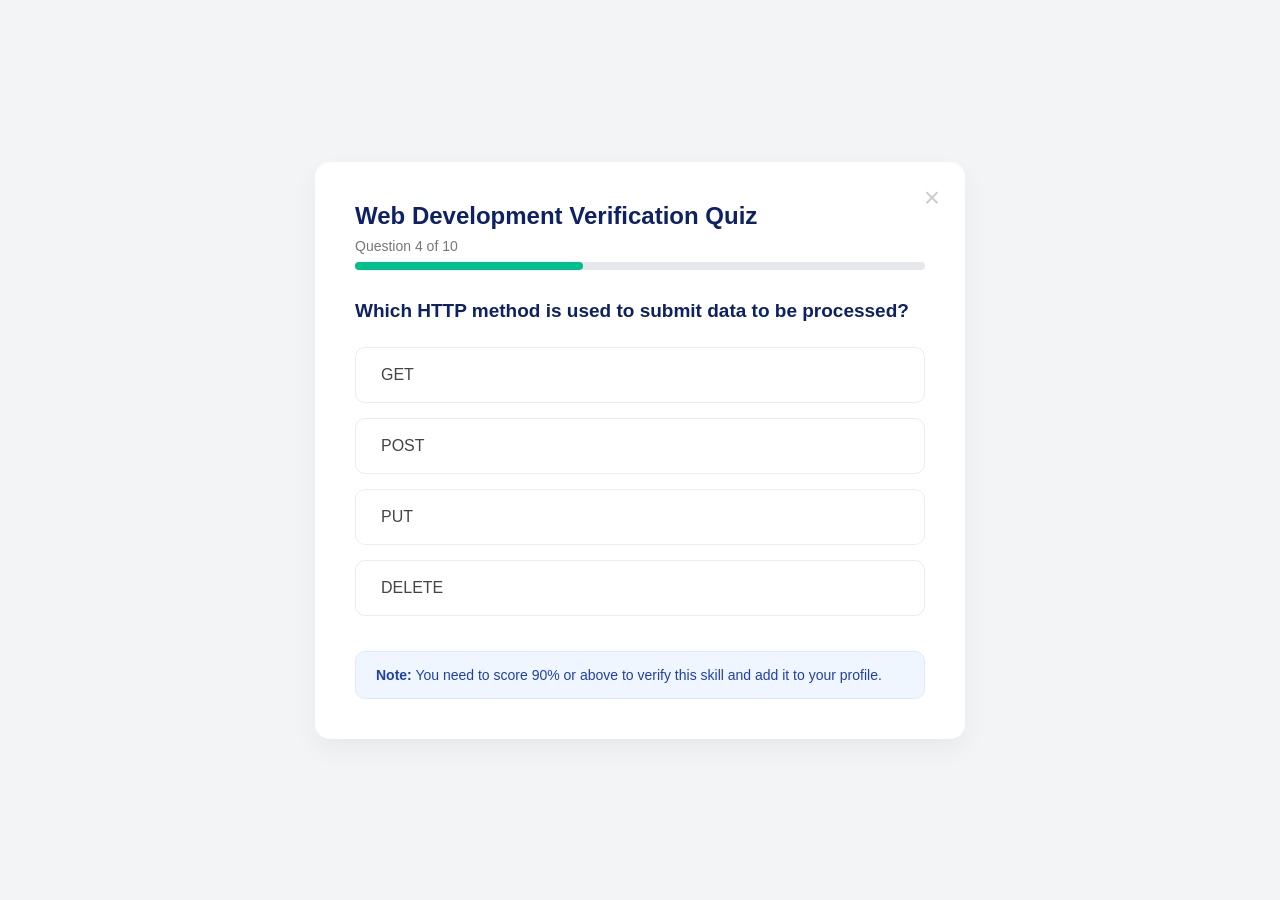
<file: Mobile app 4.html>
<!DOCTYPE html>
<html lang="en">

<head>
    <meta charset="UTF-8">
    <meta name="viewport" content="width=device-width, initial-scale=1.0">
    <title>Quiz Page - Question 2</title>
    <style>
        * {
            box-sizing: border-box;
            font-family: 'Segoe UI', Arial, sans-serif;
        }

        body {
            background-color: #f3f4f6;
            display: flex;
            justify-content: center;
            align-items: center;
            height: 100vh;
            margin: 0;
        }

        .quiz-container {
            background-color: #ffffff;
            width: 650px;
            padding: 40px;
            border-radius: 15px;
            box-shadow: 0 10px 25px rgba(0, 0, 0, 0.05);
            position: relative;
        }

        .close-btn {
            position: absolute;
            right: 25px;
            top: 20px;
            font-size: 28px;
            color: #ccc;
            cursor: pointer;
        }

        .quiz-title {
            color: #0d2167;
            margin: 0;
            font-size: 24px;
        }

        .question-count {
            color: #777;
            font-size: 14px;
            margin: 8px 0;
        }

        .progress-container {
            background-color: #e5e7eb;
            height: 8px;
            border-radius: 10px;
            margin-bottom: 30px;
        }

        .progress-bar {
            background-color: #00bf8f;
            height: 100%;
            border-radius: 10px;
            transition: width 0.3s ease-in-out;
        }

        .question-text {
            font-size: 19px;
            color: #0d2167;
            margin-bottom: 25px;
        }

        .options-group {
            display: flex;
            flex-direction: column;
            gap: 15px;
        }

        .option {
            border: 1.5px solid #ececec;
            padding: 18px 25px;
            border-radius: 10px;
            cursor: pointer;
            font-size: 16px;
            color: #444;
            transition: 0.2s;
        }

        .option:hover {
            background-color: #fcfcfc;
            border-color: #d1d1d1;
        }

        .option.selected {
            border-color: #00bf8f;
            background-color: #f0fdfa;
        }

        .note-box {
            margin-top: 35px;
            background-color: #eff6ff;
            border: 1px solid #dbeafe;
            color: #1e40af;
            padding: 15px 20px;
            border-radius: 10px;
            font-size: 14px;
        }
    </style>
</head>

<body>

    <div class="quiz-container">
        <span class="close-btn">&times;</span>

        <h2 class="quiz-title">Web Development Verification Quiz</h2>
        <p class="question-count">Question 4 of 10</p>

        <div class="progress-container">
            <div class="progress-bar" style="width: 40%;"></div>
        </div>

        <h3 class="question-text">Which HTTP method is used to submit data to be processed?</h3>

        <div class="options-group">
            <div class="option" onclick="window.location.href='Mobile app 5.html'">GET</div>
            <div class="option" onclick="window.location.href='Mobile app 5.html'">POST</div>
            <div class="option" onclick="window.location.href='Mobile app 5.html'">PUT</div>
            <div class="option" onclick="window.location.href='Mobile app 5.html'">DELETE</div>
        </div>

        <div class="note-box">
            <strong>Note:</strong> You need to score 90% or above to verify this skill and add it to your profile.
        </div>
    </div>

    <script>
        function selectOption(element) {
            // Shob option theke selection muche fela
            const allOptions = document.querySelectorAll('.option');
            allOptions.forEach(opt => opt.classList.remove('selected'));

            // Click kora option-ti select kora
            element.classList.add('selected');
        }
    </script>
</body>

</html>
</file>
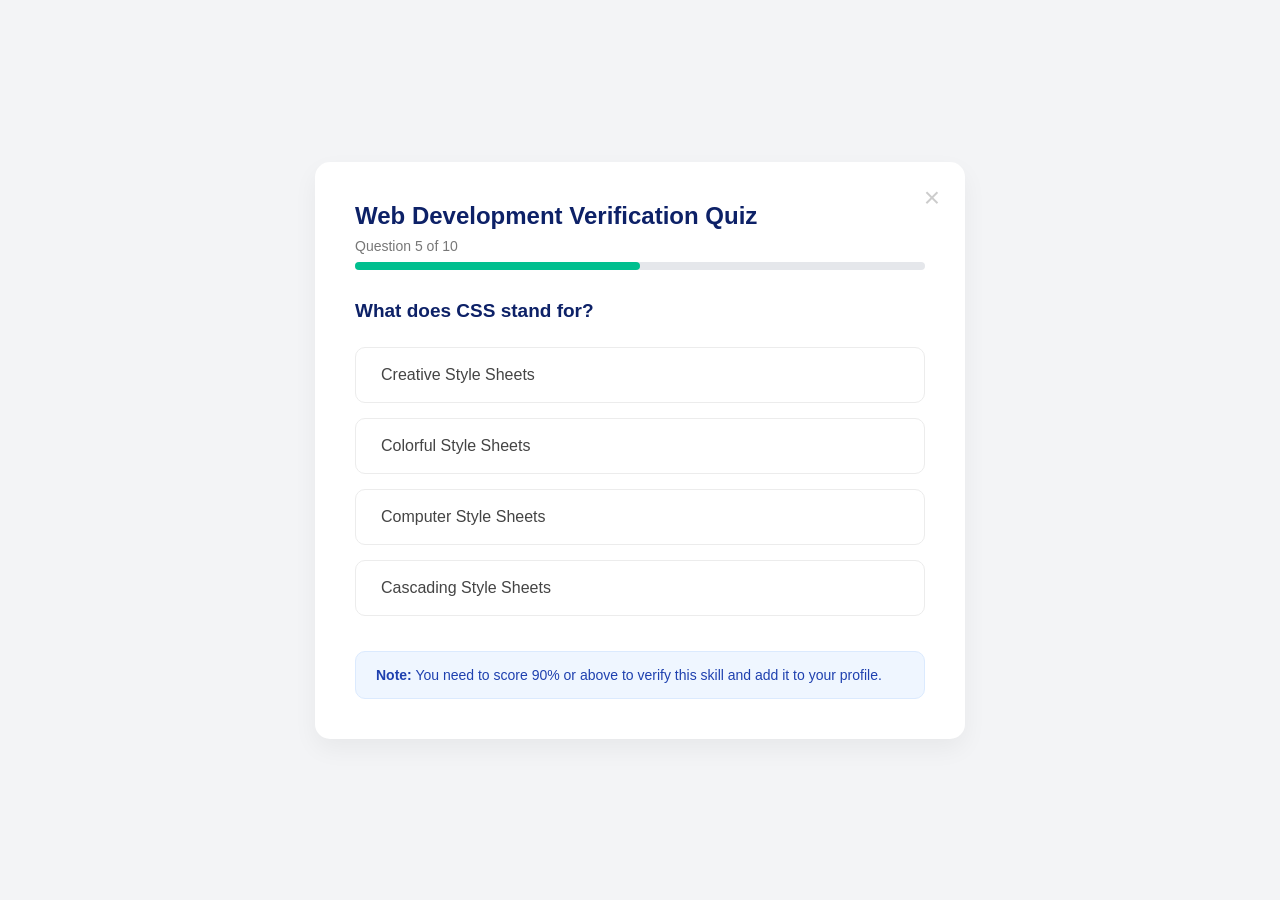
<file: Mobile app 5.html>
<!DOCTYPE html>
<html lang="en">

<head>
    <meta charset="UTF-8">
    <meta name="viewport" content="width=device-width, initial-scale=1.0">
    <title>Quiz Page - Question 2</title>
    <style>
        * {
            box-sizing: border-box;
            font-family: 'Segoe UI', Arial, sans-serif;
        }

        body {
            background-color: #f3f4f6;
            display: flex;
            justify-content: center;
            align-items: center;
            height: 100vh;
            margin: 0;
        }

        .quiz-container {
            background-color: #ffffff;
            width: 650px;
            padding: 40px;
            border-radius: 15px;
            box-shadow: 0 10px 25px rgba(0, 0, 0, 0.05);
            position: relative;
        }

        .close-btn {
            position: absolute;
            right: 25px;
            top: 20px;
            font-size: 28px;
            color: #ccc;
            cursor: pointer;
        }

        .quiz-title {
            color: #0d2167;
            margin: 0;
            font-size: 24px;
        }

        .question-count {
            color: #777;
            font-size: 14px;
            margin: 8px 0;
        }

        .progress-container {
            background-color: #e5e7eb;
            height: 8px;
            border-radius: 10px;
            margin-bottom: 30px;
        }

        .progress-bar {
            background-color: #00bf8f;
            height: 100%;
            border-radius: 10px;
            transition: width 0.3s ease-in-out;
        }

        .question-text {
            font-size: 19px;
            color: #0d2167;
            margin-bottom: 25px;
        }

        .options-group {
            display: flex;
            flex-direction: column;
            gap: 15px;
        }

        .option {
            border: 1.5px solid #ececec;
            padding: 18px 25px;
            border-radius: 10px;
            cursor: pointer;
            font-size: 16px;
            color: #444;
            transition: 0.2s;
        }

        .option:hover {
            background-color: #fcfcfc;
            border-color: #d1d1d1;
        }

        .option.selected {
            border-color: #00bf8f;
            background-color: #f0fdfa;
        }

        .note-box {
            margin-top: 35px;
            background-color: #eff6ff;
            border: 1px solid #dbeafe;
            color: #1e40af;
            padding: 15px 20px;
            border-radius: 10px;
            font-size: 14px;
        }
    </style>
</head>

<body>

    <div class="quiz-container">
        <span class="close-btn">&times;</span>

        <h2 class="quiz-title">Web Development Verification Quiz</h2>
        <p class="question-count">Question 5 of 10</p>

        <div class="progress-container">
            <div class="progress-bar" style="width: 50%;"></div>
        </div>

        <h3 class="question-text">What does CSS stand for?</h3>

        <div class="options-group">
            <div class="option" onclick="window.location.href='Mobile app 6.html'">Creative Style Sheets</div>
            <div class="option" onclick="window.location.href='Mobile app 6.html'">Colorful Style Sheets</div>
            <div class="option" onclick="window.location.href='Mobile app 6.html'">Computer Style Sheets</div>
            <div class="option" onclick="window.location.href='Mobile app 6.html'">Cascading Style Sheets</div>
        </div>

        <div class="note-box">
            <strong>Note:</strong> You need to score 90% or above to verify this skill and add it to your profile.
        </div>
    </div>

    <script>
        function selectOption(element) {
            // Shob option theke selection muche fela
            const allOptions = document.querySelectorAll('.option');
            allOptions.forEach(opt => opt.classList.remove('selected'));

            // Click kora option-ti select kora
            element.classList.add('selected');
        }
    </script>
</body>

</html>
</file>
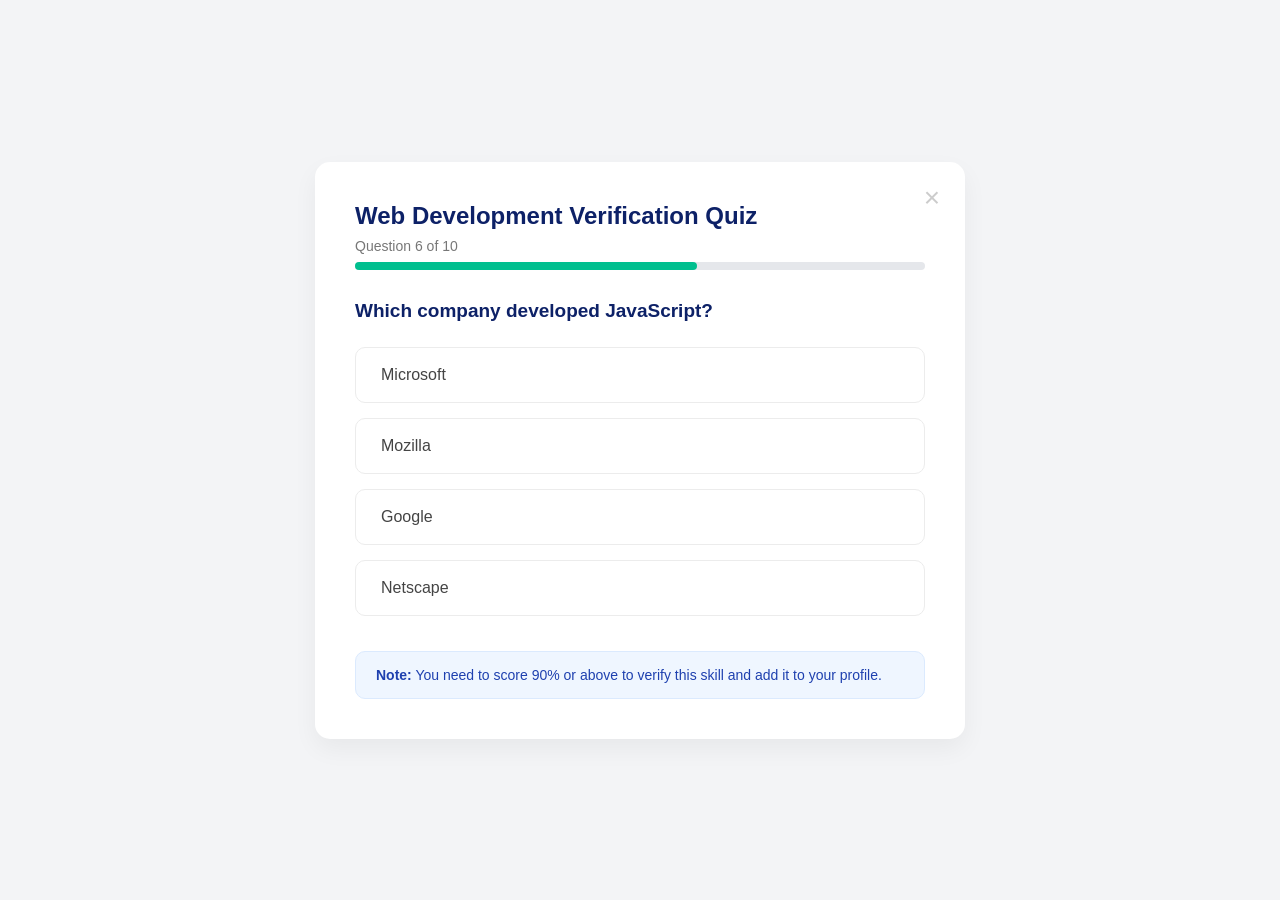
<file: Mobile app 6.html>
<!DOCTYPE html>
<html lang="en">

<head>
    <meta charset="UTF-8">
    <meta name="viewport" content="width=device-width, initial-scale=1.0">
    <title>Quiz Page - Question 2</title>
    <style>
        * {
            box-sizing: border-box;
            font-family: 'Segoe UI', Arial, sans-serif;
        }

        body {
            background-color: #f3f4f6;
            display: flex;
            justify-content: center;
            align-items: center;
            height: 100vh;
            margin: 0;
        }

        .quiz-container {
            background-color: #ffffff;
            width: 650px;
            padding: 40px;
            border-radius: 15px;
            box-shadow: 0 10px 25px rgba(0, 0, 0, 0.05);
            position: relative;
        }

        .close-btn {
            position: absolute;
            right: 25px;
            top: 20px;
            font-size: 28px;
            color: #ccc;
            cursor: pointer;
        }

        .quiz-title {
            color: #0d2167;
            margin: 0;
            font-size: 24px;
        }

        .question-count {
            color: #777;
            font-size: 14px;
            margin: 8px 0;
        }

        .progress-container {
            background-color: #e5e7eb;
            height: 8px;
            border-radius: 10px;
            margin-bottom: 30px;
        }

        .progress-bar {
            background-color: #00bf8f;
            height: 100%;
            border-radius: 10px;
            transition: width 0.3s ease-in-out;
        }

        .question-text {
            font-size: 19px;
            color: #0d2167;
            margin-bottom: 25px;
        }

        .options-group {
            display: flex;
            flex-direction: column;
            gap: 15px;
        }

        .option {
            border: 1.5px solid #ececec;
            padding: 18px 25px;
            border-radius: 10px;
            cursor: pointer;
            font-size: 16px;
            color: #444;
            transition: 0.2s;
        }

        .option:hover {
            background-color: #fcfcfc;
            border-color: #d1d1d1;
        }

        .option.selected {
            border-color: #00bf8f;
            background-color: #f0fdfa;
        }

        .note-box {
            margin-top: 35px;
            background-color: #eff6ff;
            border: 1px solid #dbeafe;
            color: #1e40af;
            padding: 15px 20px;
            border-radius: 10px;
            font-size: 14px;
        }
    </style>
</head>

<body>

    <div class="quiz-container">
        <span class="close-btn">&times;</span>

        <h2 class="quiz-title">Web Development Verification Quiz</h2>
        <p class="question-count">Question 6 of 10</p>

        <div class="progress-container">
            <div class="progress-bar" style="width: 60%;"></div>
        </div>

        <h3 class="question-text">Which company developed JavaScript?</h3>

        <div class="options-group">
            <div class="option" onclick="window.location.href='Mobile app 7.html'">Microsoft</div>
            <div class="option" onclick="window.location.href='Mobile app 7.html'">Mozilla</div>
            <div class="option" onclick="window.location.href='Mobile app 7.html'">Google</div>
            <div class="option" onclick="window.location.href='Mobile app 7.html'">Netscape</div>
        </div>

        <div class="note-box">
            <strong>Note:</strong> You need to score 90% or above to verify this skill and add it to your profile.
        </div>
    </div>

    <script>
        function selectOption(element) {
            // Shob option theke selection muche fela
            const allOptions = document.querySelectorAll('.option');
            allOptions.forEach(opt => opt.classList.remove('selected'));

            // Click kora option-ti select kora
            element.classList.add('selected');
        }
    </script>
</body>

</html>
</file>
<file: style.css>
* {
    margin: 0;
    padding: 0;
    box-sizing: border-box;
}

body {
    font-family: 'Segoe UI', Tahoma, Geneva, Verdana, sans-serif;
    line-height: 1.6;
    color: #333;
    background-color: #f8fafc;
}

/* Container */
.container {
    max-width: 1200px;
    margin: 0 auto;
    padding: 0 20px;
}

/* ==================== NAVBAR ==================== */
.navbar {
    background: white;
    box-shadow: 0 4px 15px rgba(0, 0, 0, 0.08);
    position: sticky;
    top: 0;
    z-index: 1000;
}

.navbar .container {
    display: flex;
    justify-content: space-between;
    align-items: center;
    padding: 1.2rem 20px;
}

.logo {
    font-size: 28px;
    font-weight: 700;
    color: #1e40af;
    text-decoration: none;
}

.nav-links a {
    margin: 0 18px;
    text-decoration: none;
    color: #374151;
    font-weight: 500;
    transition: color 0.3s;
}

.nav-links a:hover {
    color: #14b8a6;
}

.auth-buttons {
    display: flex;
    gap: 12px;
}

.auth-buttons a {
    margin-left: 12px;
    padding: 10px 24px;
    text-decoration: none;
    border-radius: 8px;
    font-weight: 600;
    transition: all 0.3s;
}

.login {
    color: #1e40af;
    border: 2px solid #1e40af;
}

.signup {
    background: #14b8a6;
    color: white;
}

.login:hover {
    background: #1e40af;
    color: white;
}

.signup:hover {
    background: #0f766e;
}

/* ==================== HERO SECTION ==================== */
.hero {
    background: #1e40af;
    color: white;
    padding: 140px 0 100px;
    text-align: center;
}

.hero h1 {
    font-size: 3.8rem;
    margin-bottom: 20px;
    font-weight: 700;
}

.hero p {
    font-size: 1.35rem;
    max-width: 700px;
    margin: 0 auto 40px;
    opacity: 0.95;
}

.hero-buttons {
    display: flex;
    gap: 15px;
    justify-content: center;
    flex-wrap: wrap;
}

/* Buttons */
.btn {
    padding: 14px 32px;
    font-size: 1.1rem;
    border-radius: 8px;
    text-decoration: none;
    font-weight: 600;
    transition: all 0.3s;
    display: inline-block;
}

.btn-primary {
    background: #14b8a6;
    color: white;
}

.btn-primary:hover {
    background: #0f766e;
    transform: translateY(-3px);
}

.btn-secondary {
    background: transparent;
    color: white;
    border: 2px solid white;
}

.btn-secondary:hover {
    background: white;
    color: #1e40af;
}

/* ==================== SECTION ==================== */
.section {
    padding: 80px 0;
}

.section-title {
    text-align: center;
    font-size: 2.5rem;
    margin-bottom: 60px;
    color: #1e40af;
}

/* Steps */
.steps {
    display: grid;
    grid-template-columns: repeat(auto-fit, minmax(320px, 1fr));
    gap: 30px;
}

.step {
    background: white;
    padding: 40px 30px;
    border-radius: 16px;
    text-align: center;
    box-shadow: 0 10px 30px rgba(0, 0, 0, 0.08);
    transition: transform 0.3s;
}

.step:hover {
    transform: translateY(-10px);
}

.step-number {
    width: 70px;
    height: 70px;
    background: #14b8a6;
    color: white;
    border-radius: 50%;
    display: flex;
    align-items: center;
    justify-content: center;
    font-size: 2rem;
    font-weight: bold;
    margin: 0 auto 25px;
}

/* Skills Grid */
.skills-grid {
    display: grid;
    grid-template-columns: repeat(auto-fit, minmax(260px, 1fr));
    gap: 25px;
}

.skill-card {
    background: white;
    padding: 35px 20px;
    border-radius: 16px;
    text-align: center;
    box-shadow: 0 8px 25px rgba(0, 0, 0, 0.07);
    transition: all 0.3s;
}

.skill-card:hover {
    transform: translateY(-8px);
    box-shadow: 0 15px 35px rgba(0, 0, 0, 0.12);
}

.skill-icon {
    font-size: 3.5rem;
    margin-bottom: 20px;
}

/* Testimonials */
.testimonials-grid {
    display: grid;
    grid-template-columns: repeat(auto-fit, minmax(340px, 1fr));
    gap: 30px;
}

.testimonial-card {
    background: white;
    padding: 35px;
    border-radius: 16px;
    box-shadow: 0 10px 30px rgba(0, 0, 0, 0.08);
}

.testimonial-header {
    display: flex;
    align-items: center;
    margin-bottom: 20px;
}

.avatar {
    font-size: 2.8rem;
    margin-right: 15px;
}

.testimonial-header h4 {
    margin: 0;
    color: #1e40af;
}

.role {
    color: #64748b;
    font-size: 0.95rem;
}

.stars {
    color: #f59e0b;
    font-size: 1.4rem;
    margin-bottom: 15px;
}

/* ==================== FOOTER ==================== */
.footer {
    background: #1e40af;
    color: white;
    padding: 80px 0 30px;
}

.footer-content {
    display: grid;
    grid-template-columns: 2fr 1fr 1fr 1fr;
    gap: 40px;
    margin-bottom: 50px;
}

.footer-col h3 {
    margin-bottom: 20px;
    font-size: 1.3rem;
}

.footer-col p {
    opacity: 0.9;
    line-height: 1.7;
}

.footer-col a {
    display: block;
    color: #cbd5e1;
    text-decoration: none;
    margin-bottom: 12px;
    transition: color 0.3s;
}

.footer-col a:hover {
    color: #14b8a6;
}

.footer-bottom {
    border-top: 1px solid rgba(255, 255, 255, 0.15);
    padding-top: 25px;
    text-align: center;
    color: #94a3b8;
    font-size: 0.95rem;
}

/* ==================== RESPONSIVE ==================== */
@media (max-width: 992px) {
    .footer-content {
        grid-template-columns: 1fr 1fr;
    }
}

@media (max-width: 768px) {
    .hero h1 {
        font-size: 2.8rem;
    }

    .navbar .container {
        flex-direction: column;
        gap: 15px;
        text-align: center;
    }

    .hero-buttons {
        flex-direction: column;
        align-items: center;
    }

    .btn {
        width: 80%;
        text-align: center;
    }
}

@media (max-width: 480px) {
    .hero {
        padding: 100px 0 80px;
    }
}


/* ==================== AUTH PAGES ==================== */
.auth-container {
    min-height: 90vh;
    display: flex;
    align-items: center;
    justify-content: center;
    padding: 40px 20px;
    background: linear-gradient(135deg, #f8fafc 0%, #e0f2fe 100%);
}

.auth-card {
    background: white;
    padding: 50px 40px;
    border-radius: 20px;
    box-shadow: 0 15px 40px rgba(0, 0, 0, 0.1);
    width: 100%;
    max-width: 460px;
    text-align: center;
}

.auth-card h2 {
    color: #1e40af;
    margin-bottom: 8px;
    font-size: 2rem;
}

.auth-card p {
    color: #64748b;
    margin-bottom: 30px;
}

/* Form Styles */
.form-group {
    margin-bottom: 20px;
    text-align: left;
}

.form-group label {
    display: block;
    margin-bottom: 8px;
    font-weight: 500;
    color: #374151;
}

.form-group input {
    width: 100%;
    padding: 14px 16px;
    border: 2px solid #e2e8f0;
    border-radius: 8px;
    font-size: 1rem;
    transition: all 0.3s;
}

.form-group input:focus {
    outline: none;
    border-color: #14b8a6;
    box-shadow: 0 0 0 3px rgba(20, 184, 166, 0.1);
}

/* Form Options */
.form-options {
    display: flex;
    justify-content: space-between;
    align-items: center;
    margin-bottom: 25px;
    font-size: 0.95rem;
}

.checkbox {
    display: flex;
    align-items: center;
    gap: 8px;
    cursor: pointer;
}

.forgot-link {
    color: #14b8a6;
    text-decoration: none;
}

.forgot-link:hover {
    text-decoration: underline;
}

/* Role Selection */
.roles-grid {
    display: grid;
    grid-template-columns: repeat(auto-fit, minmax(140px, 1fr));
    gap: 15px;
    margin: 25px 0;
}

.role-card {
    border: 2px solid #e2e8f0;
    border-radius: 12px;
    padding: 20px 15px;
    cursor: pointer;
    transition: all 0.3s;
}

.role-card:hover,
.role-card.active {
    border-color: #14b8a6;
    background: #f0fdfa;
    transform: translateY(-3px);
}

.role-icon {
    font-size: 2.5rem;
    margin-bottom: 12px;
}

.role-card h4 {
    margin: 8px 0 6px;
    color: #1e40af;
}

/* Switch Auth */
.switch-auth {
    margin-top: 25px;
    color: #64748b;
}

.signup-link,
.login-link {
    color: #14b8a6;
    font-weight: 600;
    text-decoration: none;
}

.back-home {
    display: inline-block;
    margin-top: 30px;
    color: #64748b;
    text-decoration: none;
}

.back-home:hover {
    color: #1e40af;
}

/* Login Button */
.login-btn,
.signup-btn {
    width: 100%;
    padding: 16px;
    font-size: 1.1rem;
    margin-top: 10px;
}


/* ==================== DASHBOARD ==================== */
.dashboard-container {
    display: flex;
    min-height: 100vh;
}

.sidebar {
    width: 260px;
    background: #1e40af;
    color: white;
    padding: 20px 0;
    position: fixed;
    height: 100vh;
    overflow-y: auto;
}

.logo-sidebar {
    font-size: 26px;
    font-weight: 700;
    padding: 0 25px 30px;
    color: white;
}

.sidebar-nav .nav-item {
    display: flex;
    align-items: center;
    gap: 12px;
    padding: 14px 25px;
    color: white;
    text-decoration: none;
    font-size: 1.05rem;
    transition: background 0.3s;
}

.sidebar-nav .nav-item:hover,
.sidebar-nav .nav-item.active {
    background: rgba(255, 255, 255, 0.15);
}

.user-info {
    display: flex;
    align-items: center;
    gap: 12px;
    padding: 20px 25px;
    border-top: 1px solid rgba(255, 255, 255, 0.1);
    margin-top: 30px;
}

.user-avatar {
    font-size: 2rem;
}

.user-name {
    font-weight: 600;
}

.user-role {
    font-size: 0.9rem;
    opacity: 0.8;
}

/* Main Content */
.main-content {
    margin-left: 260px;
    flex: 1;
    padding: 20px;
    background: #f8fafc;
}

.top-bar {
    display: flex;
    justify-content: space-between;
    align-items: center;
    margin-bottom: 25px;
}

.search-bar input {
    width: 420px;
    padding: 12px 20px;
    border: 1px solid #ddd;
    border-radius: 50px;
    font-size: 1rem;
}

.top-right {
    display: flex;
    align-items: center;
    gap: 15px;
}

.icon-btn {
    background: none;
    border: none;
    font-size: 1.5rem;
    cursor: pointer;
}

.user-profile {
    display: flex;
    align-items: center;
    gap: 10px;
}

.avatar-small {
    width: 35px;
    height: 35px;
    background: #14b8a6;
    color: white;
    border-radius: 50%;
    display: flex;
    align-items: center;
    justify-content: center;
    font-size: 1.2rem;
}

/* Welcome Banner */
.welcome-banner {
    background: linear-gradient(90deg, #1e40af, #3b82f6);
    color: white;
    padding: 25px 30px;
    border-radius: 16px;
    margin-bottom: 30px;
}

.welcome-banner h1 {
    font-size: 2.2rem;
    margin-bottom: 5px;
}

/* Stats */
.stats-grid {
    display: grid;
    grid-template-columns: repeat(auto-fit, minmax(220px, 1fr));
    gap: 20px;
    margin-bottom: 40px;
}

.stat-card {
    background: white;
    padding: 25px;
    border-radius: 12px;
    box-shadow: 0 5px 15px rgba(0, 0, 0, 0.05);
}

.stat-icon {
    font-size: 2.2rem;
    margin-bottom: 10px;
}

.stat-number {
    font-size: 2rem;
    font-weight: 700;
    color: #1e40af;
}

/* Job Cards */
.job-list .job-card {
    background: white;
    padding: 25px;
    border-radius: 12px;
    margin-bottom: 15px;
    display: flex;
    justify-content: space-between;
    box-shadow: 0 4px 12px rgba(0, 0, 0, 0.06);
}

.job-info {
    flex: 1;
}

.job-info h3 {
    margin-bottom: 8px;
    color: #1e40af;
}

.client {
    color: #64748b;
    font-size: 0.95rem;
    margin-bottom: 10px;
}

.description {
    color: #475569;
    margin-bottom: 12px;
}

.tags .tag {
    background: #e0f2fe;
    color: #0369a1;
    padding: 4px 10px;
    border-radius: 20px;
    font-size: 0.85rem;
    margin-right: 8px;
}

.job-price {
    text-align: right;
    min-width: 100px;
}

.price {
    font-size: 1.4rem;
    font-weight: 700;
    color: #15803d;
}

.price-type {
    color: #64748b;
    font-size: 0.9rem;
}

.section-header {
    display: flex;
    justify-content: space-between;
    align-items: center;
    margin-bottom: 15px;
}

/* ==================== SETTINGS PAGE ==================== */
.settings-container {
    display: flex;
    gap: 30px;
    margin-top: 30px;
}

.settings-menu {
    width: 240px;
    background: white;
    border-radius: 12px;
    padding: 10px;
    box-shadow: 0 5px 15px rgba(0, 0, 0, 0.08);
    height: fit-content;
}

.menu-item {
    padding: 14px 20px;
    border-radius: 8px;
    margin-bottom: 6px;
    cursor: pointer;
    font-weight: 500;
    transition: all 0.3s;
}

.menu-item:hover {
    background: #f1f5f9;
}

.menu-item.active {
    background: #14b8a6;
    color: white;
}

.settings-content {
    flex: 1;
    background: white;
    padding: 35px;
    border-radius: 16px;
    box-shadow: 0 5px 20px rgba(0, 0, 0, 0.07);
    min-height: 600px;
}

.tab-content {
    display: none;
}

.tab-content.active {
    display: block;
}

h2 {
    color: #1e40af;
    margin-bottom: 25px;
}

/* Profile Photo */
.profile-photo {
    display: flex;
    align-items: center;
    gap: 20px;
    margin-bottom: 30px;
}

.photo-circle {
    width: 90px;
    height: 90px;
    background: #14b8a6;
    color: white;
    border-radius: 50%;
    display: flex;
    align-items: center;
    justify-content: center;
    font-size: 2.2rem;
    font-weight: bold;
}

.upload-btn {
    padding: 10px 20px;
    background: #f1f5f9;
    border: 1px solid #cbd5e1;
    border-radius: 8px;
    cursor: pointer;
}

/* Form Styles */
.form-grid {
    display: grid;
    grid-template-columns: 1fr 1fr;
    gap: 20px;
    margin-bottom: 20px;
}

.form-group {
    margin-bottom: 20px;
}

.form-group label {
    display: block;
    margin-bottom: 8px;
    font-weight: 500;
    color: #374151;
}

.form-group input {
    width: 100%;
    padding: 14px;
    border: 2px solid #e2e8f0;
    border-radius: 8px;
    font-size: 1rem;
}

.notification-item {
    display: flex;
    justify-content: space-between;
    align-items: center;
    padding: 18px 0;
    border-bottom: 1px solid #f1f5f9;
}

.notification-item:last-child {
    border-bottom: none;
}

.save-btn {
    margin-top: 30px;
    padding: 14px 32px;
    font-size: 1.05rem;
}

/* ==================== PROFILE PAGE ==================== */
.profile-container {
    max-width: 1100px;
    margin: 0 auto;
}

.profile-header {
    display: flex;
    align-items: center;
    gap: 25px;
    background: white;
    padding: 30px;
    border-radius: 16px;
    margin-bottom: 25px;
    box-shadow: 0 5px 20px rgba(0, 0, 0, 0.07);
}

.profile-avatar-big {
    width: 120px;
    height: 120px;
    border-radius: 50%;
    object-fit: cover;
    border: 4px solid #14b8a6;
}

.profile-info h1 {
    margin: 0 0 5px 0;
    color: #1e40af;
}

.profile-info p {
    margin: 5px 0;
    color: #475569;
}

.meta {
    color: #64748b;
    font-size: 0.95rem;
}

.edit-btn {
    margin-left: auto;
    align-self: flex-start;
    background-color: blue;
    color:wheat;
    font-size: small;

}

/* Profile Body */
.profile-body {
    display: grid;
    grid-template-columns: 2fr 1fr;
    gap: 25px;
}

.profile-card {
    background: white;
    padding: 30px;
    border-radius: 16px;
    box-shadow: 0 5px 20px rgba(0, 0, 0, 0.07);
    margin-bottom: 20px;
}

.profile-card h2 {
    color: #1e40af;
    margin-bottom: 20px;
    border-bottom: 2px solid #f1f5f9;
    padding-bottom: 10px;
}

/* Portfolio */
.portfolio-grid {
    display: grid;
    grid-template-columns: 1fr 1fr;
    gap: 20px;
}

.portfolio-item {
    background: #f8fafc;
    padding: 20px;
    border-radius: 12px;
}

/* Skills Progress */
.skill-item {
    margin-bottom: 20px;
}

.skill-info {
    display: flex;
    justify-content: space-between;
    margin-bottom: 8px;
    font-weight: 500;
}

.progress-bar {
    height: 8px;
    background: #e2e8f0;
    border-radius: 20px;
    overflow: hidden;
}

.progress {
    height: 100%;
    background: linear-gradient(90deg, #14b8a6, #22d3ee);
    border-radius: 20px;
}

/* Stats Row */
.stats-row {
    display: flex;
    justify-content: space-between;
    text-align: center;
}

/* Review */
.review-item {
    background: #f8fafc;
    padding: 20px;
    border-radius: 12px;
}

.stars {
    color: #f59e0b;
    font-size: 1.3rem;
    margin-top: 10px;
}

/* Responsive */
@media (max-width: 992px) {
    .profile-body {
        grid-template-columns: 1fr;
    }
}

/* ==================== DROPDOWN MENU ==================== */
.profile-dropdown {
    position: relative;
    display: inline-block;
}

.dropdown-menu {
    display: none;
    position: absolute;
    right: 0;
    top: 55px;
    background: white;
    box-shadow: 0 10px 25px rgba(0, 0, 0, 0.15);
    border-radius: 10px;
    width: 200px;
    z-index: 1000;
    overflow: hidden;
    border: 1px solid #e2e8f0;
}

.dropdown-menu.show {
    display: block;
}

.dropdown-menu a {
    display: flex;
    align-items: center;
    gap: 12px;
    padding: 14px 18px;
    color: #374151;
    text-decoration: none;
    font-size: 1rem;
    transition: all 0.2s;
}

.dropdown-menu a:hover {
    background: #f1f5f9;
    color: #1e40af;
}

.profile-dropdown:hover{
    background: #9ccde6;
    border-radius: 10px;
    
}

.sidebar-footer:hover{
    background:rgba(255, 255, 255, 0.15);

}
.portfolio-item:hover{
    background: rgba(107, 34, 34, 0.15);
}

/* Stats Grid for Profile */
.stats-grid-small {
  display: grid;
  grid-template-columns: repeat(auto-fit, minmax(160px, 1fr));
  gap: 20px;
}

.stat-box {
  background: #f8fafc;
  padding: 20px 15px;
  border-radius: 12px;
  text-align: center;
  border: 1px solid #e2e8f0;
}

.stat-box span {
  display: block;
  font-size: 0.95rem;
  color: #64748b;
  margin-bottom: 6px;
}

.stat-box strong {
  font-size: 1.5rem;
  color: #1e40af;
}
</file>
